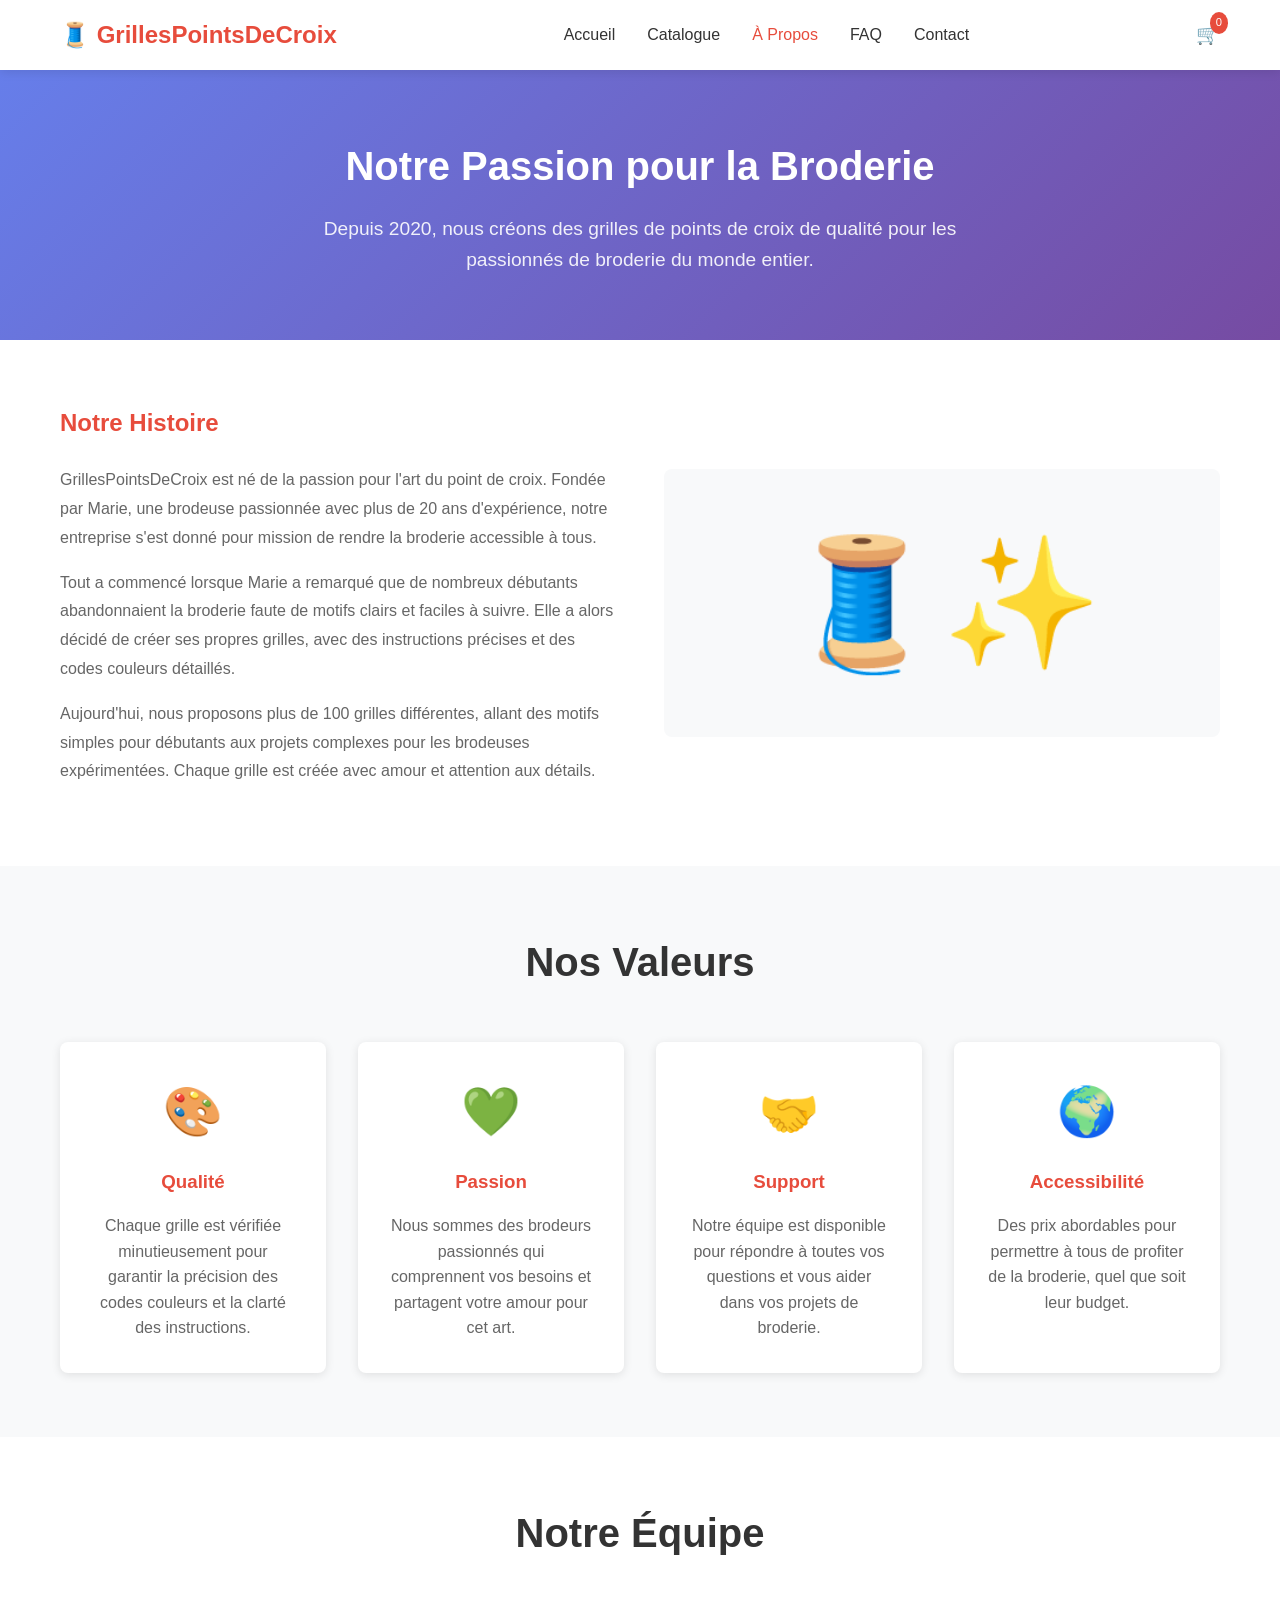
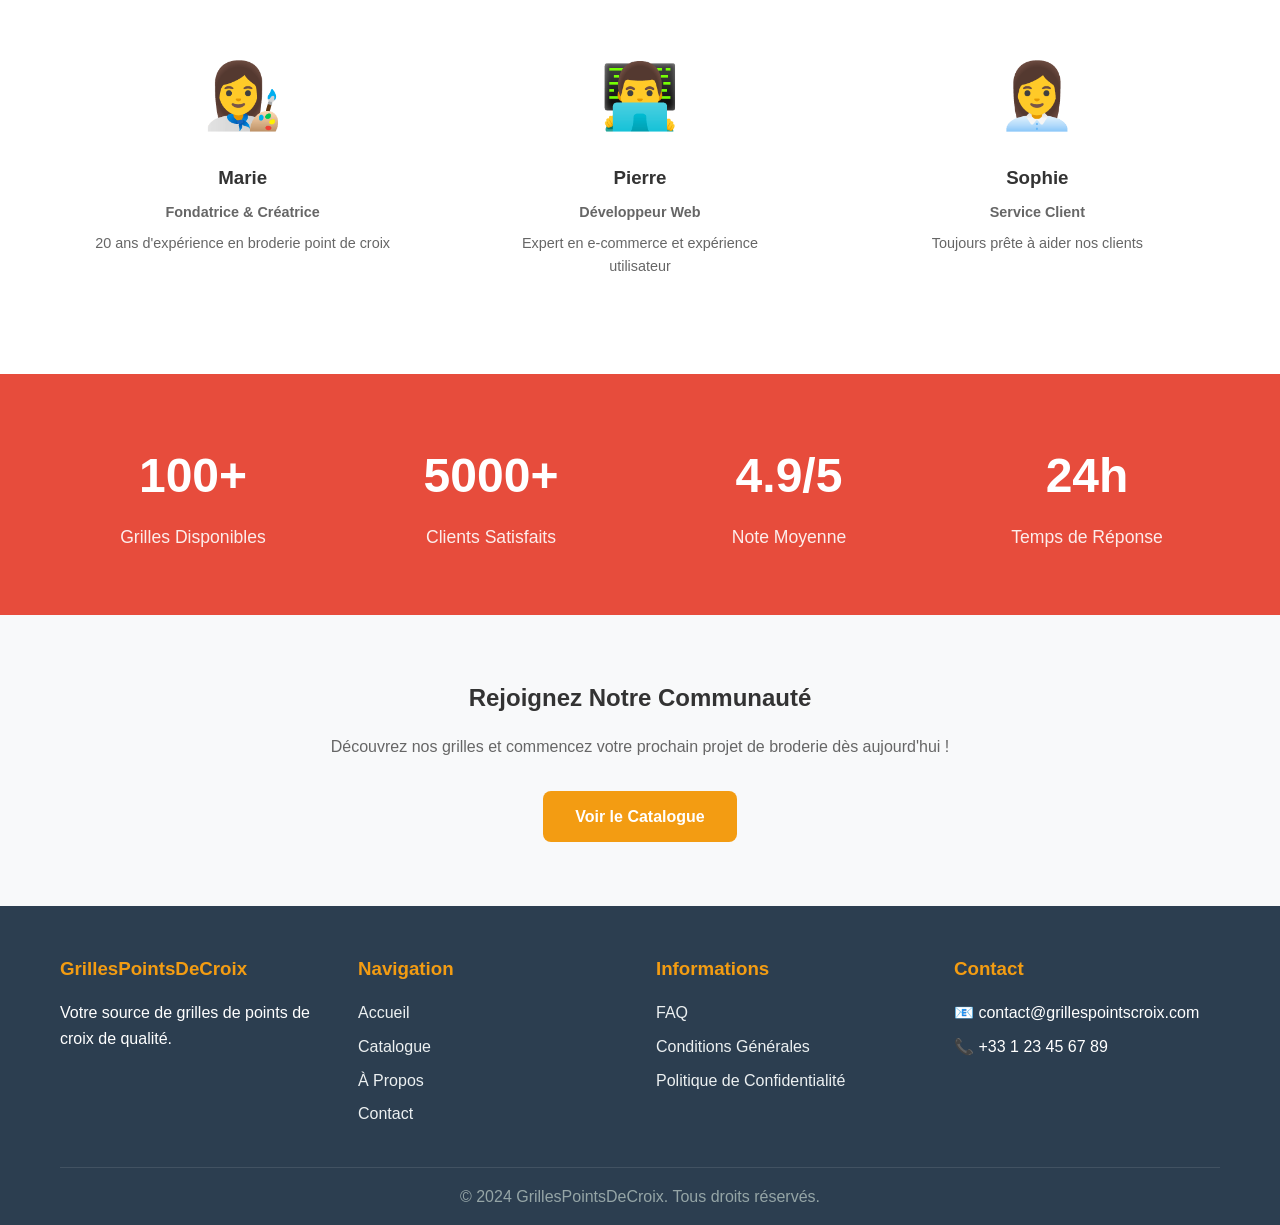
<file: apropos.html>
<!DOCTYPE html>
<html lang="fr">
<head>
    <meta charset="UTF-8">
    <meta name="viewport" content="width=device-width, initial-scale=1.0">
    
    <!-- SEO Meta Tags -->
    <title>À Propos | Notre Histoire - Grilles Points de Croix</title>
    <meta name="description" content="Découvrez l'histoire de GrillesPointsDeCroix, notre passion pour la broderie et notre engagement à offrir des grilles de qualité.">
    <link rel="canonical" href="https://votre-site.com/apropos">
    
    <link rel="stylesheet" href="styles.css">
<script src="https://sites.super.myninja.ai/_assets/ninja-daytona-script.js"></script>
</head>
<body>
    <header>
        <nav class="navbar">
            <div class="container">
                <div class="logo">
                    <a href="index.html">🧵 GrillesPointsDeCroix</a>
                </div>
                <ul class="nav-menu">
                    <li><a href="index.html">Accueil</a></li>
                    <li><a href="catalogue.html">Catalogue</a></li>
                    <li><a href="apropos.html" class="active">À Propos</a></li>
                    <li><a href="faq.html">FAQ</a></li>
                    <li><a href="contact.html">Contact</a></li>
                </ul>
                <div class="nav-icons">
                    <a href="panier.html" class="cart-icon">
                        <span>🛒</span>
                        <span id="cart-count">0</span>
                    </a>
                </div>
            </div>
        </nav>
    </header>

    <main>
        <section class="about-hero">
            <div class="container">
                <h1>Notre Passion pour la Broderie</h1>
                <p class="about-subtitle">Depuis 2020, nous créons des grilles de points de croix de qualité pour les passionnés de broderie du monde entier.</p>
            </div>
        </section>

        <section class="about-story">
            <div class="container">
                <div class="story-content">
                    <div class="story-text">
                        <h2>Notre Histoire</h2>
                        <p>GrillesPointsDeCroix est né de la passion pour l'art du point de croix. Fondée par Marie, une brodeuse passionnée avec plus de 20 ans d'expérience, notre entreprise s'est donné pour mission de rendre la broderie accessible à tous.</p>
                        <p>Tout a commencé lorsque Marie a remarqué que de nombreux débutants abandonnaient la broderie faute de motifs clairs et faciles à suivre. Elle a alors décidé de créer ses propres grilles, avec des instructions précises et des codes couleurs détaillés.</p>
                        <p>Aujourd'hui, nous proposons plus de 100 grilles différentes, allant des motifs simples pour débutants aux projets complexes pour les brodeuses expérimentées. Chaque grille est créée avec amour et attention aux détails.</p>
                    </div>
                    <div class="story-image">
                        <div class="placeholder-image large">🧵✨</div>
                    </div>
                </div>
            </div>
        </section>

        <section class="about-values">
            <div class="container">
                <h2 class="section-title">Nos Valeurs</h2>
                <div class="values-grid">
                    <div class="value-card">
                        <div class="value-icon">🎨</div>
                        <h3>Qualité</h3>
                        <p>Chaque grille est vérifiée minutieusement pour garantir la précision des codes couleurs et la clarté des instructions.</p>
                    </div>
                    <div class="value-card">
                        <div class="value-icon">💚</div>
                        <h3>Passion</h3>
                        <p>Nous sommes des brodeurs passionnés qui comprennent vos besoins et partagent votre amour pour cet art.</p>
                    </div>
                    <div class="value-card">
                        <div class="value-icon">🤝</div>
                        <h3>Support</h3>
                        <p>Notre équipe est disponible pour répondre à toutes vos questions et vous aider dans vos projets de broderie.</p>
                    </div>
                    <div class="value-card">
                        <div class="value-icon">🌍</div>
                        <h3>Accessibilité</h3>
                        <p>Des prix abordables pour permettre à tous de profiter de la broderie, quel que soit leur budget.</p>
                    </div>
                </div>
            </div>
        </section>

        <section class="about-team">
            <div class="container">
                <h2 class="section-title">Notre Équipe</h2>
                <div class="team-grid">
                    <div class="team-member">
                        <div class="member-avatar">👩‍🎨</div>
                        <h3>Marie</h3>
                        <p class="member-role">Fondatrice & Créatrice</p>
                        <p>20 ans d'expérience en broderie point de croix</p>
                    </div>
                    <div class="team-member">
                        <div class="member-avatar">👨‍💻</div>
                        <h3>Pierre</h3>
                        <p class="member-role">Développeur Web</p>
                        <p>Expert en e-commerce et expérience utilisateur</p>
                    </div>
                    <div class="team-member">
                        <div class="member-avatar">👩‍💼</div>
                        <h3>Sophie</h3>
                        <p class="member-role">Service Client</p>
                        <p>Toujours prête à aider nos clients</p>
                    </div>
                </div>
            </div>
        </section>

        <section class="about-stats">
            <div class="container">
                <div class="stats-grid">
                    <div class="stat-item">
                        <div class="stat-number">100+</div>
                        <div class="stat-label">Grilles Disponibles</div>
                    </div>
                    <div class="stat-item">
                        <div class="stat-number">5000+</div>
                        <div class="stat-label">Clients Satisfaits</div>
                    </div>
                    <div class="stat-item">
                        <div class="stat-number">4.9/5</div>
                        <div class="stat-label">Note Moyenne</div>
                    </div>
                    <div class="stat-item">
                        <div class="stat-number">24h</div>
                        <div class="stat-label">Temps de Réponse</div>
                    </div>
                </div>
            </div>
        </section>

        <section class="about-cta">
            <div class="container">
                <div class="cta-content">
                    <h2>Rejoignez Notre Communauté</h2>
                    <p>Découvrez nos grilles et commencez votre prochain projet de broderie dès aujourd'hui !</p>
                    <a href="catalogue.html" class="btn btn-primary">Voir le Catalogue</a>
                </div>
            </div>
        </section>
    </main>

    <footer>
        <div class="container">
            <div class="footer-grid">
                <div class="footer-section">
                    <h3>GrillesPointsDeCroix</h3>
                    <p>Votre source de grilles de points de croix de qualité.</p>
                </div>
                <div class="footer-section">
                    <h3>Navigation</h3>
                    <ul>
                        <li><a href="index.html">Accueil</a></li>
                        <li><a href="catalogue.html">Catalogue</a></li>
                        <li><a href="apropos.html">À Propos</a></li>
                        <li><a href="contact.html">Contact</a></li>
                    </ul>
                </div>
                <div class="footer-section">
                    <h3>Informations</h3>
                    <ul>
                        <li><a href="faq.html">FAQ</a></li>
                        <li><a href="conditions.html">Conditions Générales</a></li>
                        <li><a href="confidentialite.html">Politique de Confidentialité</a></li>
                    </ul>
                </div>
                <div class="footer-section">
                    <h3>Contact</h3>
                    <ul>
                        <li>📧 contact@grillespointscroix.com</li>
                        <li>📞 +33 1 23 45 67 89</li>
                    </ul>
                </div>
            </div>
            <div class="footer-bottom">
                <p>&copy; 2024 GrillesPointsDeCroix. Tous droits réservés.</p>
            </div>
        </div>
    </footer>

    <script>
        // Styles spécifiques À Propos
        const aboutStyles = document.createElement('style');
        aboutStyles.textContent = `
            .about-hero {
                background: linear-gradient(135deg, #667eea 0%, #764ba2 100%);
                color: white;
                text-align: center;
                padding: 4rem 0;
            }
            
            .about-hero h1 {
                font-size: 2.5rem;
                margin-bottom: 1rem;
            }
            
            .about-subtitle {
                font-size: 1.2rem;
                max-width: 700px;
                margin: 0 auto;
                opacity: 0.9;
            }
            
            .about-story {
                padding: 4rem 0;
            }
            
            .story-content {
                display: grid;
                grid-template-columns: 1fr 1fr;
                gap: 3rem;
                align-items: center;
            }
            
            .story-text h2 {
                color: var(--primary-color);
                margin-bottom: 1.5rem;
            }
            
            .story-text p {
                margin-bottom: 1rem;
                line-height: 1.8;
                color: var(--text-light);
            }
            
            .placeholder-image.large {
                font-size: 8rem;
                background: var(--bg-light);
                border-radius: var(--radius);
                display: flex;
                align-items: center;
                justify-content: center;
                padding: 2rem;
            }
            
            .about-values {
                background: var(--bg-light);
                padding: 4rem 0;
            }
            
            .values-grid {
                display: grid;
                grid-template-columns: repeat(auto-fit, minmax(250px, 1fr));
                gap: 2rem;
            }
            
            .value-card {
                background: white;
                padding: 2rem;
                border-radius: var(--radius);
                text-align: center;
                box-shadow: var(--shadow);
                transition: var(--transition);
            }
            
            .value-card:hover {
                transform: translateY(-5px);
                box-shadow: var(--shadow-hover);
            }
            
            .value-icon {
                font-size: 3rem;
                margin-bottom: 1rem;
            }
            
            .value-card h3 {
                color: var(--primary-color);
                margin-bottom: 1rem;
            }
            
            .value-card p {
                color: var(--text-light);
                line-height: 1.6;
            }
            
            .about-team {
                padding: 4rem 0;
            }
            
            .team-grid {
                display: grid;
                grid-template-columns: repeat(auto-fit, minmax(250px, 1fr));
                gap: 2rem;
            }
            
            .team-member {
                text-align: center;
                padding: 2rem;
                border-radius: var(--radius);
                transition: var(--transition);
            }
            
            .team-member:hover {
                background: var(--bg-light);
            }
            
            .member-avatar {
                font-size: 4rem;
                margin-bottom: 1rem;
            }
            
            .team-member h3 {
                margin-bottom: 0.5rem;
                color: var(--text-color);
            }
            
            .member-role {
                color: var(--primary-color);
                font-weight: 600;
                margin-bottom: 0.5rem;
            }
            
            .team-member p {
                color: var(--text-light);
                font-size: 0.9rem;
            }
            
            .about-stats {
                background: var(--primary-color);
                color: white;
                padding: 4rem 0;
            }
            
            .stats-grid {
                display: grid;
                grid-template-columns: repeat(auto-fit, minmax(200px, 1fr));
                gap: 2rem;
                text-align: center;
            }
            
            .stat-number {
                font-size: 3rem;
                font-weight: bold;
                margin-bottom: 0.5rem;
            }
            
            .stat-label {
                font-size: 1.1rem;
                opacity: 0.9;
            }
            
            .about-cta {
                background: var(--bg-light);
                padding: 4rem 0;
                text-align: center;
            }
            
            .cta-content h2 {
                color: var(--text-color);
                margin-bottom: 1rem;
            }
            
            .cta-content p {
                color: var(--text-light);
                margin-bottom: 2rem;
            }
            
            @media (max-width: 768px) {
                .story-content {
                    grid-template-columns: 1fr;
                }
                
                .about-hero h1 {
                    font-size: 2rem;
                }
                
                .stat-number {
                    font-size: 2.5rem;
                }
            }
        `;
        document.head.appendChild(aboutStyles);
    </script>
    
    <script src="script.js"></script>
</body>
</html>
</file>
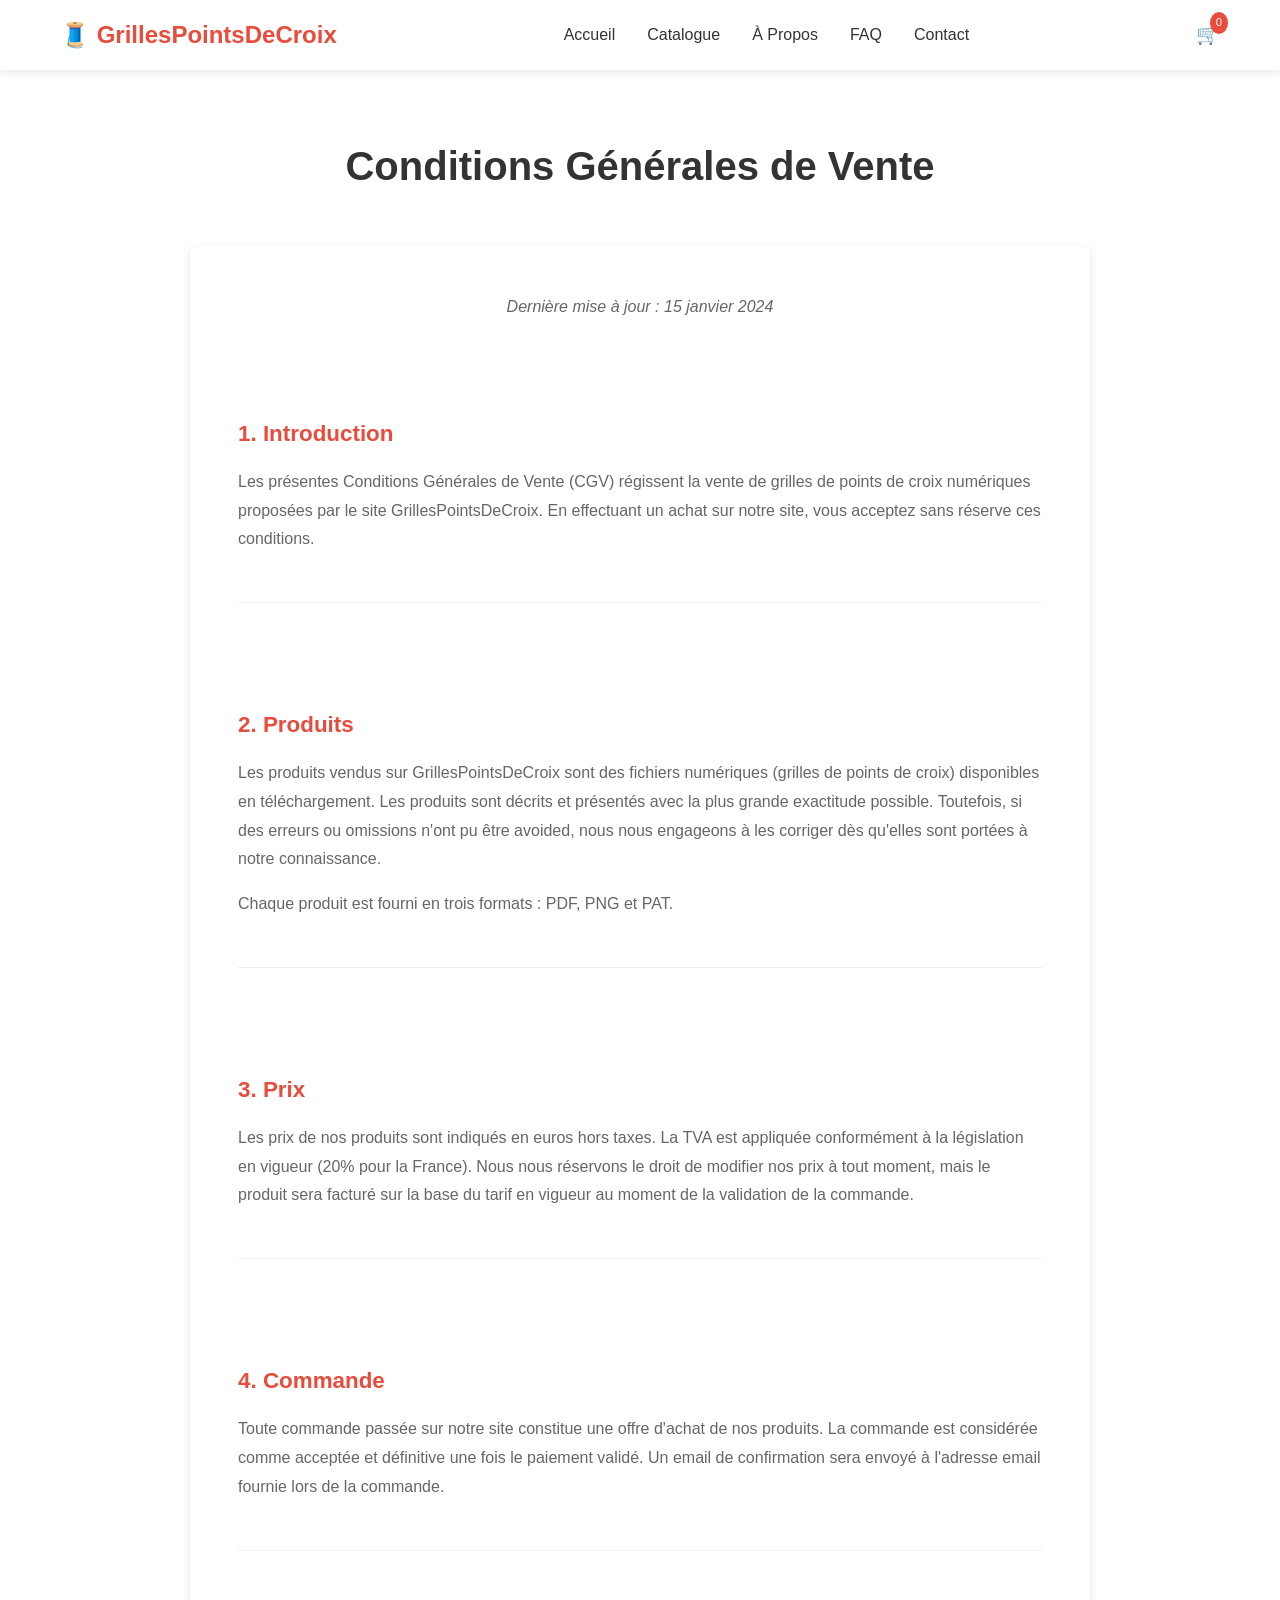
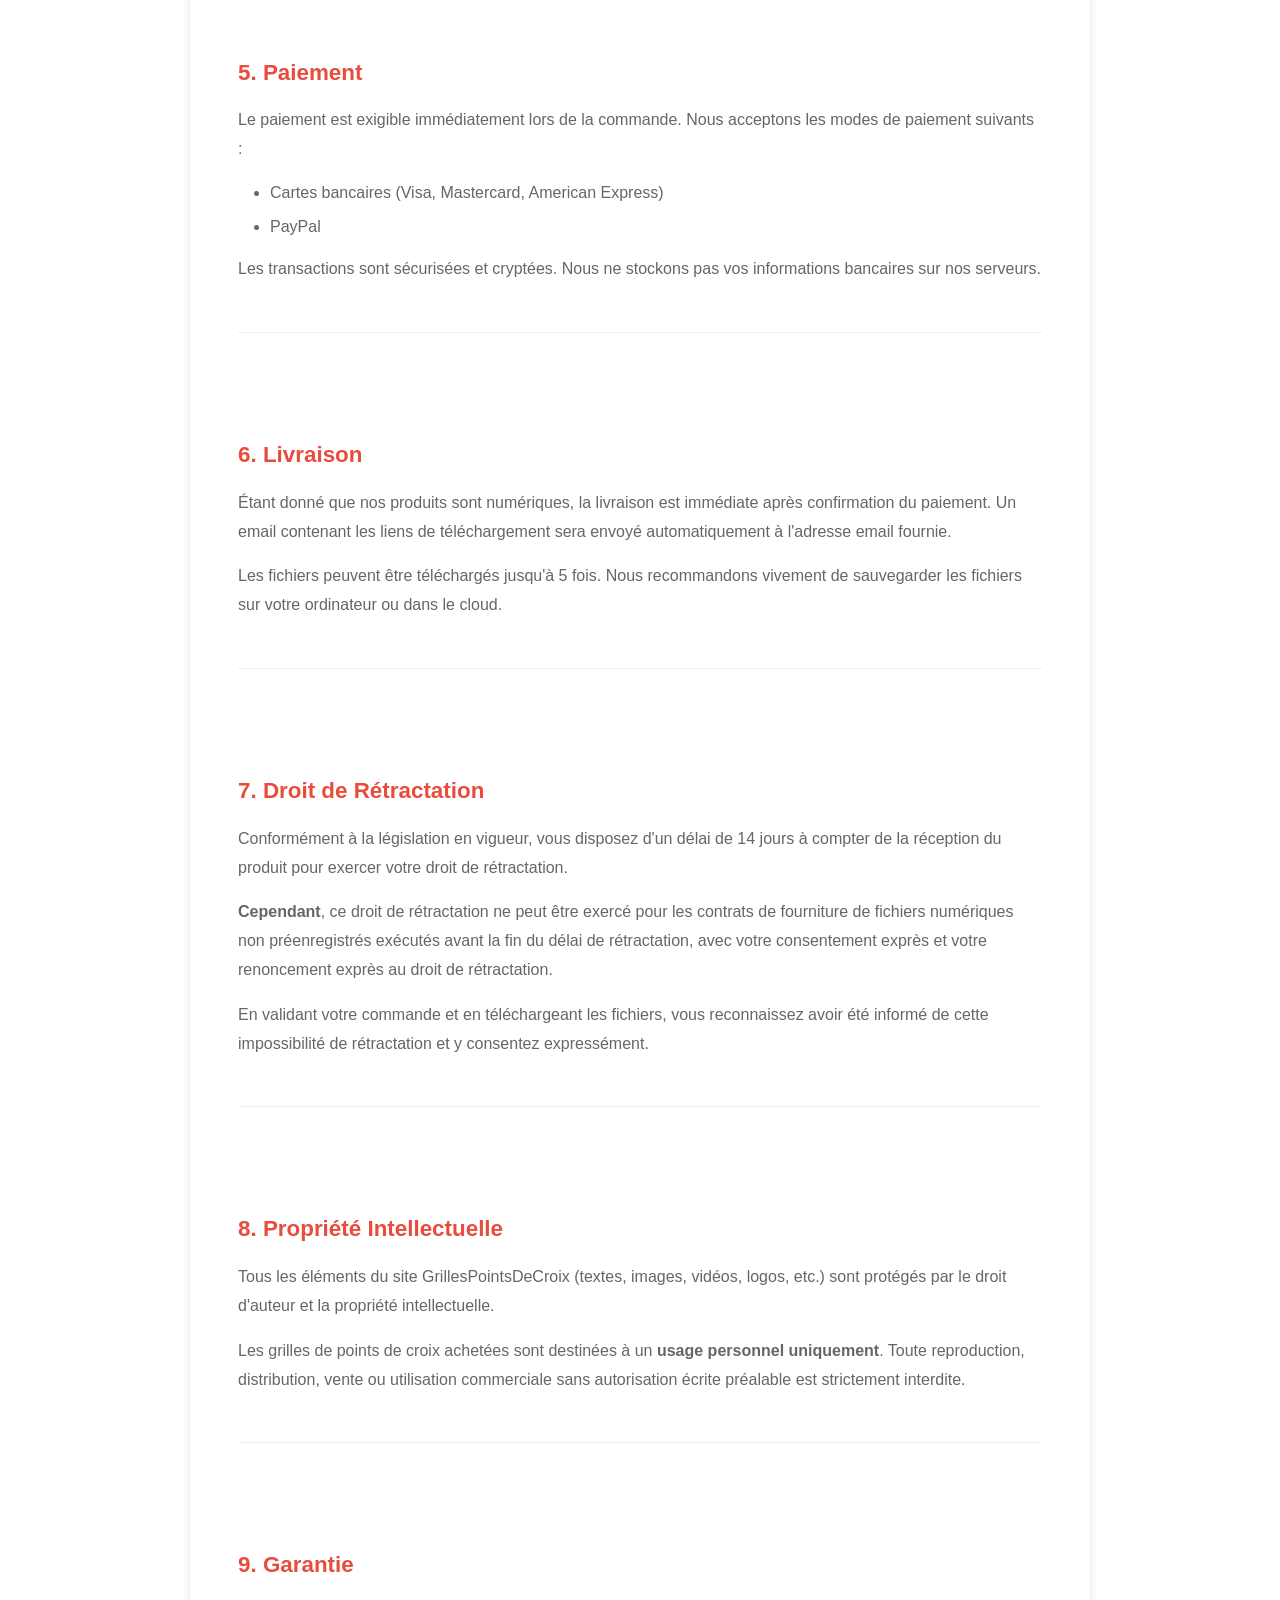
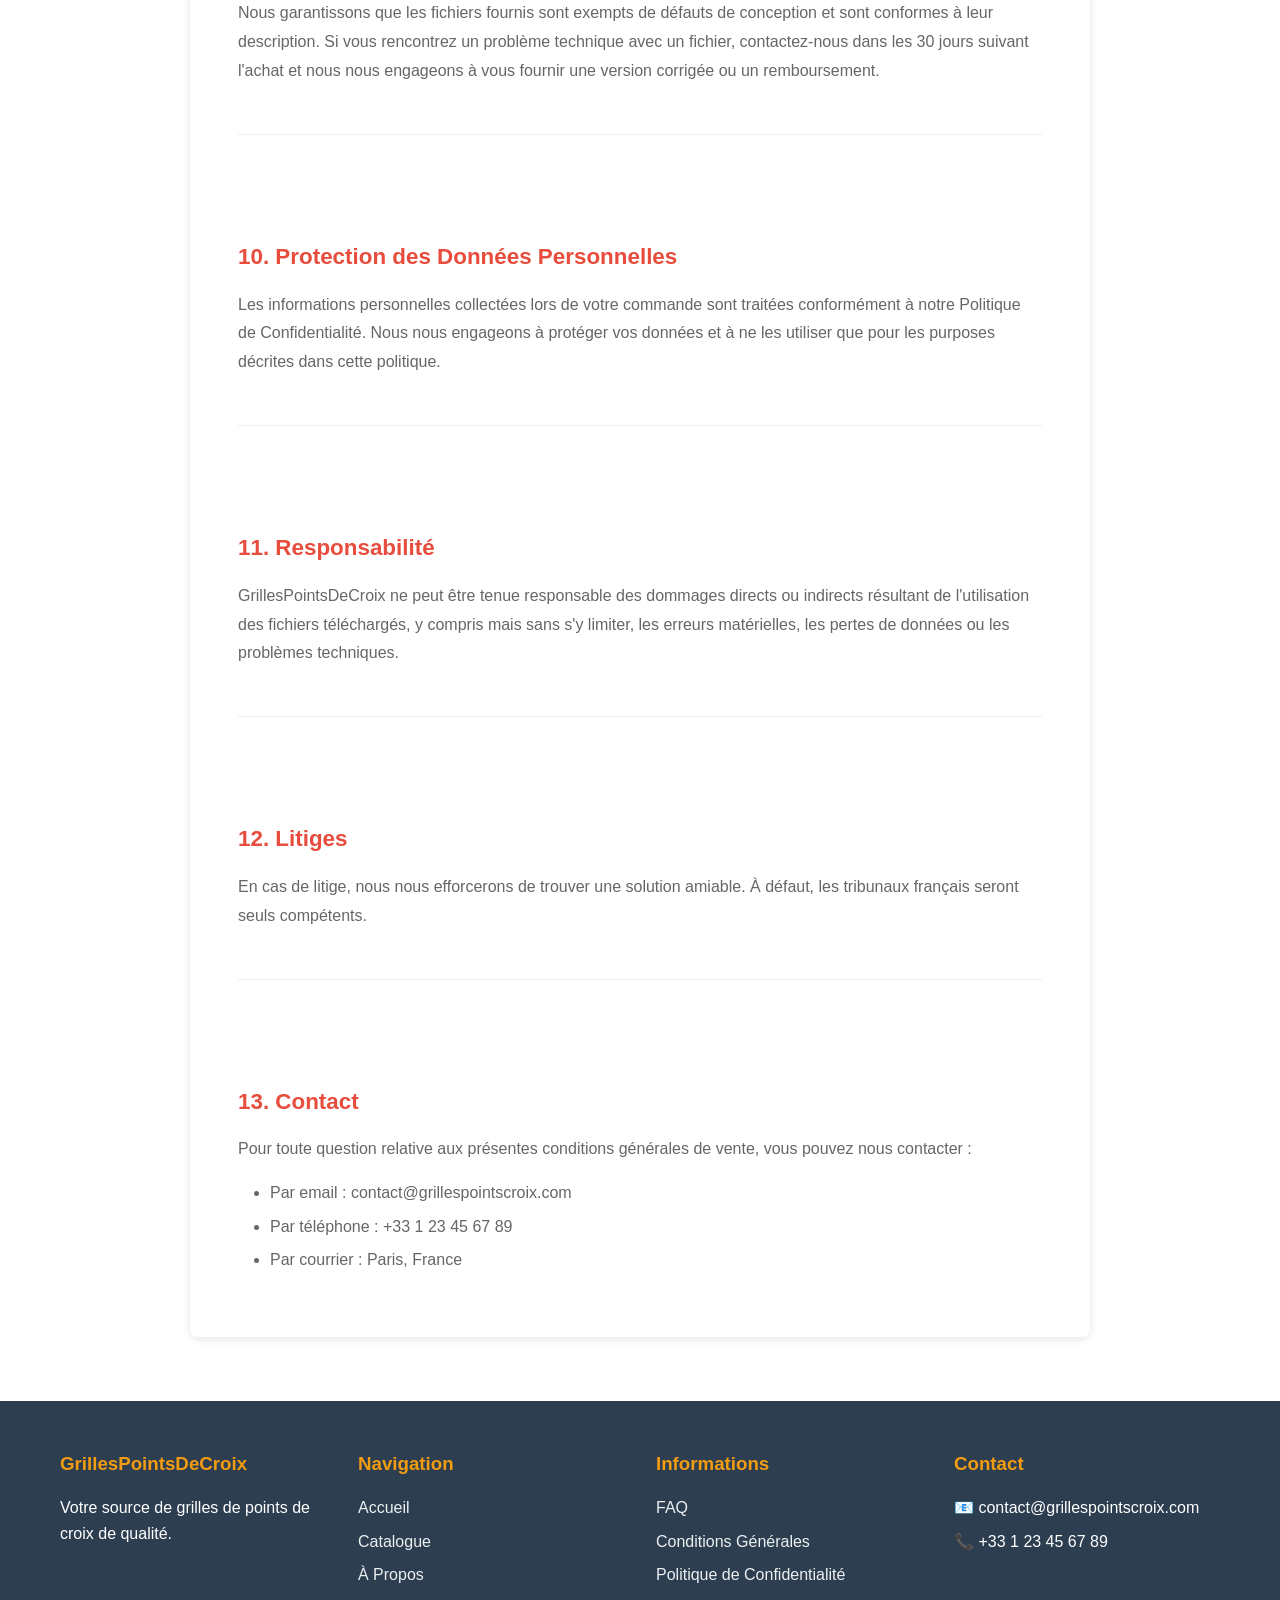
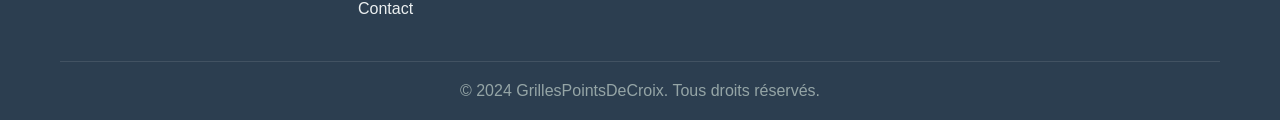
<file: conditions.html>
<!DOCTYPE html>
<html lang="fr">
<head>
    <meta charset="UTF-8">
    <meta name="viewport" content="width=device-width, initial-scale=1.0">
    
    <!-- SEO Meta Tags -->
    <title>Conditions Générales de Vente | Grilles Points de Croix</title>
    <meta name="description" content="Conditions générales de vente de GrillesPointsDeCroix. Informez-vous sur nos conditions d'achat, de paiement et de livraison.">
    <link rel="canonical" href="https://votre-site.com/conditions">
    
    <link rel="stylesheet" href="styles.css">
<script src="https://sites.super.myninja.ai/_assets/ninja-daytona-script.js"></script>
</head>
<body>
    <header>
        <nav class="navbar">
            <div class="container">
                <div class="logo">
                    <a href="index.html">🧵 GrillesPointsDeCroix</a>
                </div>
                <ul class="nav-menu">
                    <li><a href="index.html">Accueil</a></li>
                    <li><a href="catalogue.html">Catalogue</a></li>
                    <li><a href="apropos.html">À Propos</a></li>
                    <li><a href="faq.html">FAQ</a></li>
                    <li><a href="contact.html">Contact</a></li>
                </ul>
                <div class="nav-icons">
                    <a href="panier.html" class="cart-icon">
                        <span>🛒</span>
                        <span id="cart-count">0</span>
                    </a>
                </div>
            </div>
        </nav>
    </header>

    <main>
        <section class="legal-page">
            <div class="container">
                <h1 class="section-title">Conditions Générales de Vente</h1>
                
                <div class="legal-content">
                    <p class="last-updated">Dernière mise à jour : 15 janvier 2024</p>
                    
                    <section class="legal-section">
                        <h2>1. Introduction</h2>
                        <p>Les présentes Conditions Générales de Vente (CGV) régissent la vente de grilles de points de croix numériques proposées par le site GrillesPointsDeCroix. En effectuant un achat sur notre site, vous acceptez sans réserve ces conditions.</p>
                    </section>
                    
                    <section class="legal-section">
                        <h2>2. Produits</h2>
                        <p>Les produits vendus sur GrillesPointsDeCroix sont des fichiers numériques (grilles de points de croix) disponibles en téléchargement. Les produits sont décrits et présentés avec la plus grande exactitude possible. Toutefois, si des erreurs ou omissions n'ont pu être avoided, nous nous engageons à les corriger dès qu'elles sont portées à notre connaissance.</p>
                        <p>Chaque produit est fourni en trois formats : PDF, PNG et PAT.</p>
                    </section>
                    
                    <section class="legal-section">
                        <h2>3. Prix</h2>
                        <p>Les prix de nos produits sont indiqués en euros hors taxes. La TVA est appliquée conformément à la législation en vigueur (20% pour la France). Nous nous réservons le droit de modifier nos prix à tout moment, mais le produit sera facturé sur la base du tarif en vigueur au moment de la validation de la commande.</p>
                    </section>
                    
                    <section class="legal-section">
                        <h2>4. Commande</h2>
                        <p>Toute commande passée sur notre site constitue une offre d'achat de nos produits. La commande est considérée comme acceptée et définitive une fois le paiement validé. Un email de confirmation sera envoyé à l'adresse email fournie lors de la commande.</p>
                    </section>
                    
                    <section class="legal-section">
                        <h2>5. Paiement</h2>
                        <p>Le paiement est exigible immédiatement lors de la commande. Nous acceptons les modes de paiement suivants :</p>
                        <ul>
                            <li>Cartes bancaires (Visa, Mastercard, American Express)</li>
                            <li>PayPal</li>
                        </ul>
                        <p>Les transactions sont sécurisées et cryptées. Nous ne stockons pas vos informations bancaires sur nos serveurs.</p>
                    </section>
                    
                    <section class="legal-section">
                        <h2>6. Livraison</h2>
                        <p>Étant donné que nos produits sont numériques, la livraison est immédiate après confirmation du paiement. Un email contenant les liens de téléchargement sera envoyé automatiquement à l'adresse email fournie.</p>
                        <p>Les fichiers peuvent être téléchargés jusqu'à 5 fois. Nous recommandons vivement de sauvegarder les fichiers sur votre ordinateur ou dans le cloud.</p>
                    </section>
                    
                    <section class="legal-section">
                        <h2>7. Droit de Rétractation</h2>
                        <p>Conformément à la législation en vigueur, vous disposez d'un délai de 14 jours à compter de la réception du produit pour exercer votre droit de rétractation.</p>
                        <p><strong>Cependant</strong>, ce droit de rétractation ne peut être exercé pour les contrats de fourniture de fichiers numériques non préenregistrés exécutés avant la fin du délai de rétractation, avec votre consentement exprès et votre renoncement exprès au droit de rétractation.</p>
                        <p>En validant votre commande et en téléchargeant les fichiers, vous reconnaissez avoir été informé de cette impossibilité de rétractation et y consentez expressément.</p>
                    </section>
                    
                    <section class="legal-section">
                        <h2>8. Propriété Intellectuelle</h2>
                        <p>Tous les éléments du site GrillesPointsDeCroix (textes, images, vidéos, logos, etc.) sont protégés par le droit d'auteur et la propriété intellectuelle.</p>
                        <p>Les grilles de points de croix achetées sont destinées à un <strong>usage personnel uniquement</strong>. Toute reproduction, distribution, vente ou utilisation commerciale sans autorisation écrite préalable est strictement interdite.</p>
                    </section>
                    
                    <section class="legal-section">
                        <h2>9. Garantie</h2>
                        <p>Nous garantissons que les fichiers fournis sont exempts de défauts de conception et sont conformes à leur description. Si vous rencontrez un problème technique avec un fichier, contactez-nous dans les 30 jours suivant l'achat et nous nous engageons à vous fournir une version corrigée ou un remboursement.</p>
                    </section>
                    
                    <section class="legal-section">
                        <h2>10. Protection des Données Personnelles</h2>
                        <p>Les informations personnelles collectées lors de votre commande sont traitées conformément à notre Politique de Confidentialité. Nous nous engageons à protéger vos données et à ne les utiliser que pour les purposes décrites dans cette politique.</p>
                    </section>
                    
                    <section class="legal-section">
                        <h2>11. Responsabilité</h2>
                        <p>GrillesPointsDeCroix ne peut être tenue responsable des dommages directs ou indirects résultant de l'utilisation des fichiers téléchargés, y compris mais sans s'y limiter, les erreurs matérielles, les pertes de données ou les problèmes techniques.</p>
                    </section>
                    
                    <section class="legal-section">
                        <h2>12. Litiges</h2>
                        <p>En cas de litige, nous nous efforcerons de trouver une solution amiable. À défaut, les tribunaux français seront seuls compétents.</p>
                    </section>
                    
                    <section class="legal-section">
                        <h2>13. Contact</h2>
                        <p>Pour toute question relative aux présentes conditions générales de vente, vous pouvez nous contacter :</p>
                        <ul>
                            <li>Par email : contact@grillespointscroix.com</li>
                            <li>Par téléphone : +33 1 23 45 67 89</li>
                            <li>Par courrier : Paris, France</li>
                        </ul>
                    </section>
                </div>
            </div>
        </section>
    </main>

    <footer>
        <div class="container">
            <div class="footer-grid">
                <div class="footer-section">
                    <h3>GrillesPointsDeCroix</h3>
                    <p>Votre source de grilles de points de croix de qualité.</p>
                </div>
                <div class="footer-section">
                    <h3>Navigation</h3>
                    <ul>
                        <li><a href="index.html">Accueil</a></li>
                        <li><a href="catalogue.html">Catalogue</a></li>
                        <li><a href="apropos.html">À Propos</a></li>
                        <li><a href="contact.html">Contact</a></li>
                    </ul>
                </div>
                <div class="footer-section">
                    <h3>Informations</h3>
                    <ul>
                        <li><a href="faq.html">FAQ</a></li>
                        <li><a href="conditions.html">Conditions Générales</a></li>
                        <li><a href="confidentialite.html">Politique de Confidentialité</a></li>
                    </ul>
                </div>
                <div class="footer-section">
                    <h3>Contact</h3>
                    <ul>
                        <li>📧 contact@grillespointscroix.com</li>
                        <li>📞 +33 1 23 45 67 89</li>
                    </ul>
                </div>
            </div>
            <div class="footer-bottom">
                <p>&copy; 2024 GrillesPointsDeCroix. Tous droits réservés.</p>
            </div>
        </div>
    </footer>

    <script>
        // Styles spécifiques pages légales
        const legalStyles = document.createElement('style');
        legalStyles.textContent = `
            .legal-page {
                padding: 4rem 0;
            }
            
            .legal-content {
                background: white;
                padding: 3rem;
                border-radius: 8px;
                box-shadow: 0 2px 10px rgba(0,0,0,0.1);
                max-width: 900px;
                margin: 0 auto;
            }
            
            .last-updated {
                color: var(--text-light);
                font-style: italic;
                margin-bottom: 2rem;
                text-align: center;
            }
            
            .legal-section {
                margin-bottom: 2.5rem;
                padding-bottom: 2rem;
                border-bottom: 1px solid #eee;
            }
            
            .legal-section:last-child {
                border-bottom: none;
                margin-bottom: 0;
                padding-bottom: 0;
            }
            
            .legal-section h2 {
                color: var(--primary-color);
                margin-bottom: 1rem;
                font-size: 1.4rem;
            }
            
            .legal-section h3 {
                color: var(--text-color);
                margin-bottom: 0.5rem;
                margin-top: 1rem;
                font-size: 1.2rem;
            }
            
            .legal-section p {
                color: var(--text-light);
                line-height: 1.8;
                margin-bottom: 1rem;
            }
            
            .legal-section ul {
                margin-left: 2rem;
                margin-bottom: 1rem;
                color: var(--text-light);
            }
            
            .legal-section li {
                margin-bottom: 0.5rem;
                line-height: 1.6;
            }
            
            @media (max-width: 768px) {
                .legal-content {
                    padding: 2rem 1rem;
                }
                
                .legal-section h2 {
                    font-size: 1.2rem;
                }
            }
        `;
        document.head.appendChild(legalStyles);
    </script>
    
    <script src="script.js"></script>
</body>
</html>
</file>
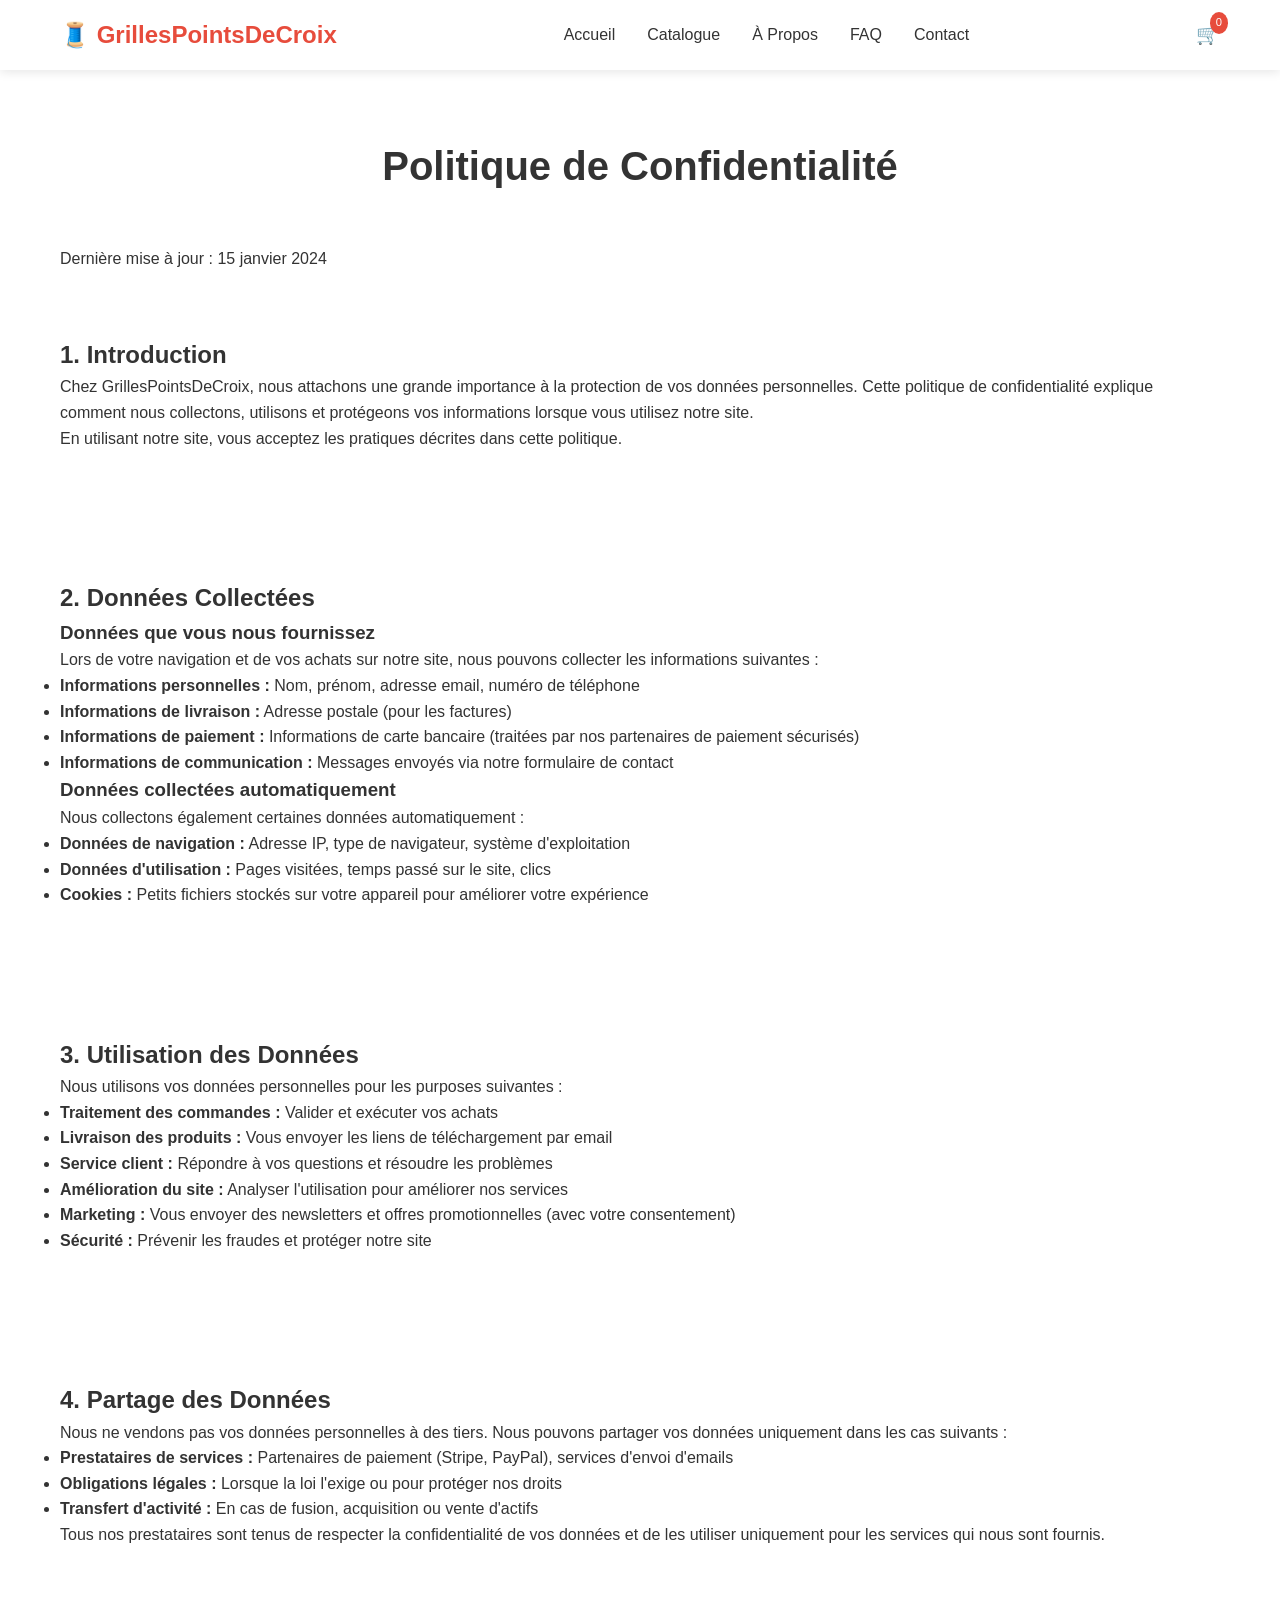
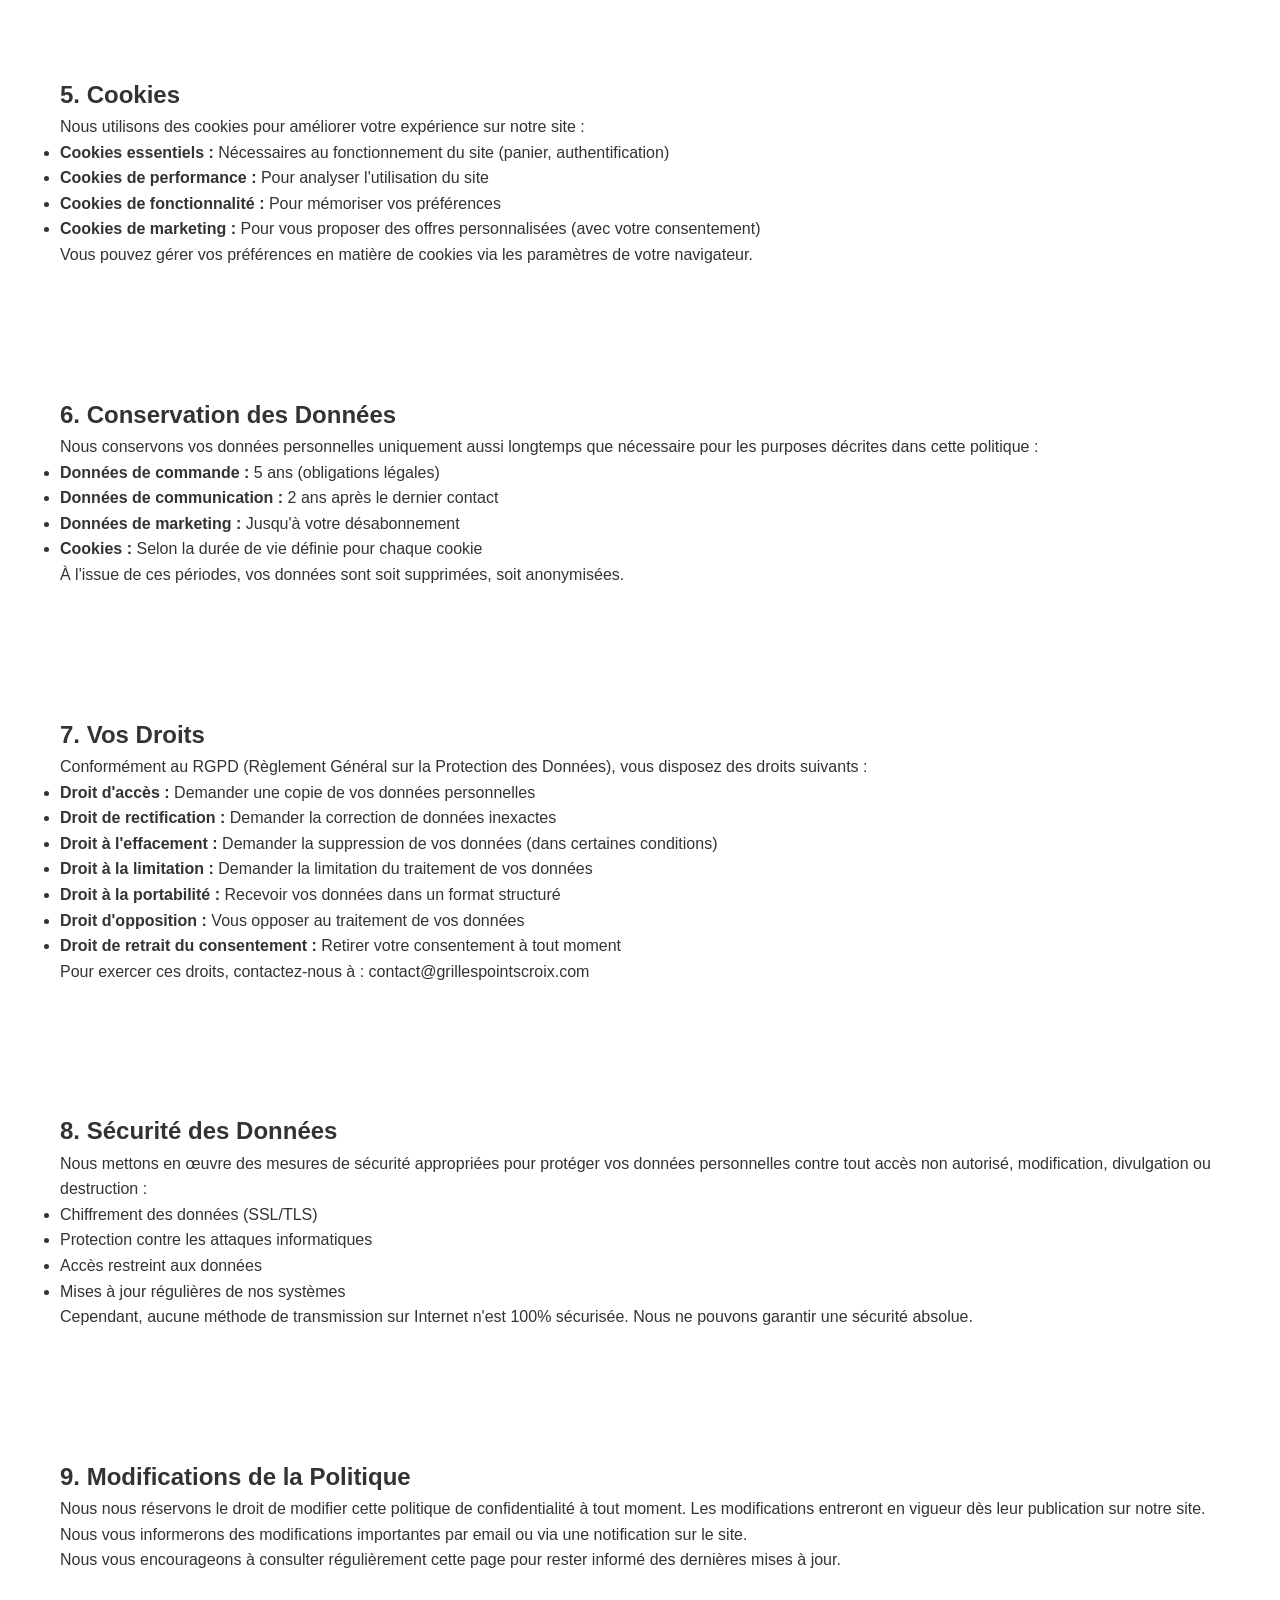
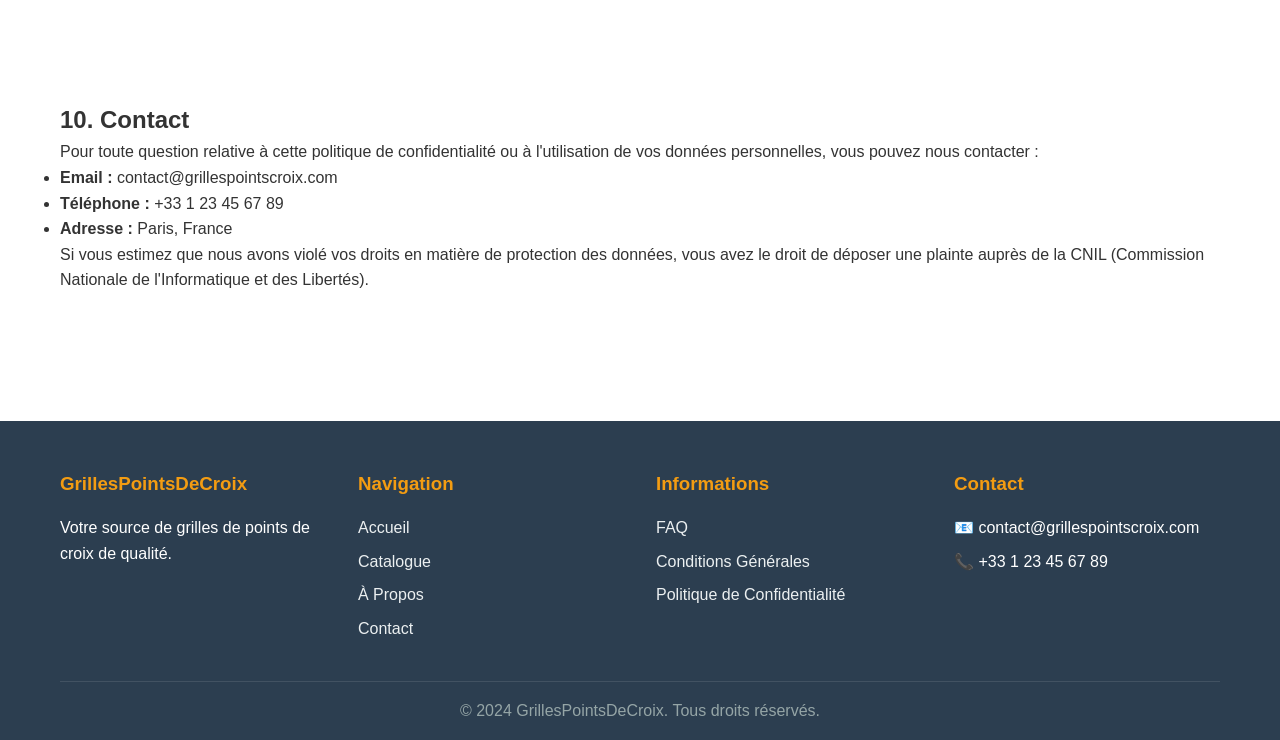
<file: confidentialite.html>
<!DOCTYPE html>
<html lang="fr">
<head>
    <meta charset="UTF-8">
    <meta name="viewport" content="width=device-width, initial-scale=1.0">
    
    <!-- SEO Meta Tags -->
    <title>Politique de Confidentialité | Grilles Points de Croix</title>
    <meta name="description" content="Politique de confidentialité de GrillesPointsDeCroix. Comment nous collectons, utilisons et protégeons vos données personnelles.">
    <link rel="canonical" href="https://votre-site.com/confidentialite">
    
    <link rel="stylesheet" href="styles.css">
<script src="https://sites.super.myninja.ai/_assets/ninja-daytona-script.js"></script>
</head>
<body>
    <header>
        <nav class="navbar">
            <div class="container">
                <div class="logo">
                    <a href="index.html">🧵 GrillesPointsDeCroix</a>
                </div>
                <ul class="nav-menu">
                    <li><a href="index.html">Accueil</a></li>
                    <li><a href="catalogue.html">Catalogue</a></li>
                    <li><a href="apropos.html">À Propos</a></li>
                    <li><a href="faq.html">FAQ</a></li>
                    <li><a href="contact.html">Contact</a></li>
                </ul>
                <div class="nav-icons">
                    <a href="panier.html" class="cart-icon">
                        <span>🛒</span>
                        <span id="cart-count">0</span>
                    </a>
                </div>
            </div>
        </nav>
    </header>

    <main>
        <section class="legal-page">
            <div class="container">
                <h1 class="section-title">Politique de Confidentialité</h1>
                
                <div class="legal-content">
                    <p class="last-updated">Dernière mise à jour : 15 janvier 2024</p>
                    
                    <section class="legal-section">
                        <h2>1. Introduction</h2>
                        <p>Chez GrillesPointsDeCroix, nous attachons une grande importance à la protection de vos données personnelles. Cette politique de confidentialité explique comment nous collectons, utilisons et protégeons vos informations lorsque vous utilisez notre site.</p>
                        <p>En utilisant notre site, vous acceptez les pratiques décrites dans cette politique.</p>
                    </section>
                    
                    <section class="legal-section">
                        <h2>2. Données Collectées</h2>
                        <h3>Données que vous nous fournissez</h3>
                        <p>Lors de votre navigation et de vos achats sur notre site, nous pouvons collecter les informations suivantes :</p>
                        <ul>
                            <li><strong>Informations personnelles :</strong> Nom, prénom, adresse email, numéro de téléphone</li>
                            <li><strong>Informations de livraison :</strong> Adresse postale (pour les factures)</li>
                            <li><strong>Informations de paiement :</strong> Informations de carte bancaire (traitées par nos partenaires de paiement sécurisés)</li>
                            <li><strong>Informations de communication :</strong> Messages envoyés via notre formulaire de contact</li>
                        </ul>
                        
                        <h3>Données collectées automatiquement</h3>
                        <p>Nous collectons également certaines données automatiquement :</p>
                        <ul>
                            <li><strong>Données de navigation :</strong> Adresse IP, type de navigateur, système d'exploitation</li>
                            <li><strong>Données d'utilisation :</strong> Pages visitées, temps passé sur le site, clics</li>
                            <li><strong>Cookies :</strong> Petits fichiers stockés sur votre appareil pour améliorer votre expérience</li>
                        </ul>
                    </section>
                    
                    <section class="legal-section">
                        <h2>3. Utilisation des Données</h2>
                        <p>Nous utilisons vos données personnelles pour les purposes suivantes :</p>
                        <ul>
                            <li><strong>Traitement des commandes :</strong> Valider et exécuter vos achats</li>
                            <li><strong>Livraison des produits :</strong> Vous envoyer les liens de téléchargement par email</li>
                            <li><strong>Service client :</strong> Répondre à vos questions et résoudre les problèmes</li>
                            <li><strong>Amélioration du site :</strong> Analyser l'utilisation pour améliorer nos services</li>
                            <li><strong>Marketing :</strong> Vous envoyer des newsletters et offres promotionnelles (avec votre consentement)</li>
                            <li><strong>Sécurité :</strong> Prévenir les fraudes et protéger notre site</li>
                        </ul>
                    </section>
                    
                    <section class="legal-section">
                        <h2>4. Partage des Données</h2>
                        <p>Nous ne vendons pas vos données personnelles à des tiers. Nous pouvons partager vos données uniquement dans les cas suivants :</p>
                        <ul>
                            <li><strong>Prestataires de services :</strong> Partenaires de paiement (Stripe, PayPal), services d'envoi d'emails</li>
                            <li><strong>Obligations légales :</strong> Lorsque la loi l'exige ou pour protéger nos droits</li>
                            <li><strong>Transfert d'activité :</strong> En cas de fusion, acquisition ou vente d'actifs</li>
                        </ul>
                        <p>Tous nos prestataires sont tenus de respecter la confidentialité de vos données et de les utiliser uniquement pour les services qui nous sont fournis.</p>
                    </section>
                    
                    <section class="legal-section">
                        <h2>5. Cookies</h2>
                        <p>Nous utilisons des cookies pour améliorer votre expérience sur notre site :</p>
                        <ul>
                            <li><strong>Cookies essentiels :</strong> Nécessaires au fonctionnement du site (panier, authentification)</li>
                            <li><strong>Cookies de performance :</strong> Pour analyser l'utilisation du site</li>
                            <li><strong>Cookies de fonctionnalité :</strong> Pour mémoriser vos préférences</li>
                            <li><strong>Cookies de marketing :</strong> Pour vous proposer des offres personnalisées (avec votre consentement)</li>
                        </ul>
                        <p>Vous pouvez gérer vos préférences en matière de cookies via les paramètres de votre navigateur.</p>
                    </section>
                    
                    <section class="legal-section">
                        <h2>6. Conservation des Données</h2>
                        <p>Nous conservons vos données personnelles uniquement aussi longtemps que nécessaire pour les purposes décrites dans cette politique :</p>
                        <ul>
                            <li><strong>Données de commande :</strong> 5 ans (obligations légales)</li>
                            <li><strong>Données de communication :</strong> 2 ans après le dernier contact</li>
                            <li><strong>Données de marketing :</strong> Jusqu'à votre désabonnement</li>
                            <li><strong>Cookies :</strong> Selon la durée de vie définie pour chaque cookie</li>
                        </ul>
                        <p>À l'issue de ces périodes, vos données sont soit supprimées, soit anonymisées.</p>
                    </section>
                    
                    <section class="legal-section">
                        <h2>7. Vos Droits</h2>
                        <p>Conformément au RGPD (Règlement Général sur la Protection des Données), vous disposez des droits suivants :</p>
                        <ul>
                            <li><strong>Droit d'accès :</strong> Demander une copie de vos données personnelles</li>
                            <li><strong>Droit de rectification :</strong> Demander la correction de données inexactes</li>
                            <li><strong>Droit à l'effacement :</strong> Demander la suppression de vos données (dans certaines conditions)</li>
                            <li><strong>Droit à la limitation :</strong> Demander la limitation du traitement de vos données</li>
                            <li><strong>Droit à la portabilité :</strong> Recevoir vos données dans un format structuré</li>
                            <li><strong>Droit d'opposition :</strong> Vous opposer au traitement de vos données</li>
                            <li><strong>Droit de retrait du consentement :</strong> Retirer votre consentement à tout moment</li>
                        </ul>
                        <p>Pour exercer ces droits, contactez-nous à : contact@grillespointscroix.com</p>
                    </section>
                    
                    <section class="legal-section">
                        <h2>8. Sécurité des Données</h2>
                        <p>Nous mettons en œuvre des mesures de sécurité appropriées pour protéger vos données personnelles contre tout accès non autorisé, modification, divulgation ou destruction :</p>
                        <ul>
                            <li>Chiffrement des données (SSL/TLS)</li>
                            <li>Protection contre les attaques informatiques</li>
                            <li>Accès restreint aux données</li>
                            <li>Mises à jour régulières de nos systèmes</li>
                        </ul>
                        <p>Cependant, aucune méthode de transmission sur Internet n'est 100% sécurisée. Nous ne pouvons garantir une sécurité absolue.</p>
                    </section>
                    
                    <section class="legal-section">
                        <h2>9. Modifications de la Politique</h2>
                        <p>Nous nous réservons le droit de modifier cette politique de confidentialité à tout moment. Les modifications entreront en vigueur dès leur publication sur notre site. Nous vous informerons des modifications importantes par email ou via une notification sur le site.</p>
                        <p>Nous vous encourageons à consulter régulièrement cette page pour rester informé des dernières mises à jour.</p>
                    </section>
                    
                    <section class="legal-section">
                        <h2>10. Contact</h2>
                        <p>Pour toute question relative à cette politique de confidentialité ou à l'utilisation de vos données personnelles, vous pouvez nous contacter :</p>
                        <ul>
                            <li><strong>Email :</strong> contact@grillespointscroix.com</li>
                            <li><strong>Téléphone :</strong> +33 1 23 45 67 89</li>
                            <li><strong>Adresse :</strong> Paris, France</li>
                        </ul>
                        <p>Si vous estimez que nous avons violé vos droits en matière de protection des données, vous avez le droit de déposer une plainte auprès de la CNIL (Commission Nationale de l'Informatique et des Libertés).</p>
                    </section>
                </div>
            </div>
        </section>
    </main>

    <footer>
        <div class="container">
            <div class="footer-grid">
                <div class="footer-section">
                    <h3>GrillesPointsDeCroix</h3>
                    <p>Votre source de grilles de points de croix de qualité.</p>
                </div>
                <div class="footer-section">
                    <h3>Navigation</h3>
                    <ul>
                        <li><a href="index.html">Accueil</a></li>
                        <li><a href="catalogue.html">Catalogue</a></li>
                        <li><a href="apropos.html">À Propos</a></li>
                        <li><a href="contact.html">Contact</a></li>
                    </ul>
                </div>
                <div class="footer-section">
                    <h3>Informations</h3>
                    <ul>
                        <li><a href="faq.html">FAQ</a></li>
                        <li><a href="conditions.html">Conditions Générales</a></li>
                        <li><a href="confidentialite.html">Politique de Confidentialité</a></li>
                    </ul>
                </div>
                <div class="footer-section">
                    <h3>Contact</h3>
                    <ul>
                        <li>📧 contact@grillespointscroix.com</li>
                        <li>📞 +33 1 23 45 67 89</li>
                    </ul>
                </div>
            </div>
            <div class="footer-bottom">
                <p>&copy; 2024 GrillesPointsDeCroix. Tous droits réservés.</p>
            </div>
        </div>
    </footer>

    <script>
        // Les styles sont déjà inclus dans le script de conditions.html
        // Nous utilisons les mêmes styles pour les pages légales
    </script>
    
    <script src="script.js"></script>
</body>
</html>
</file>
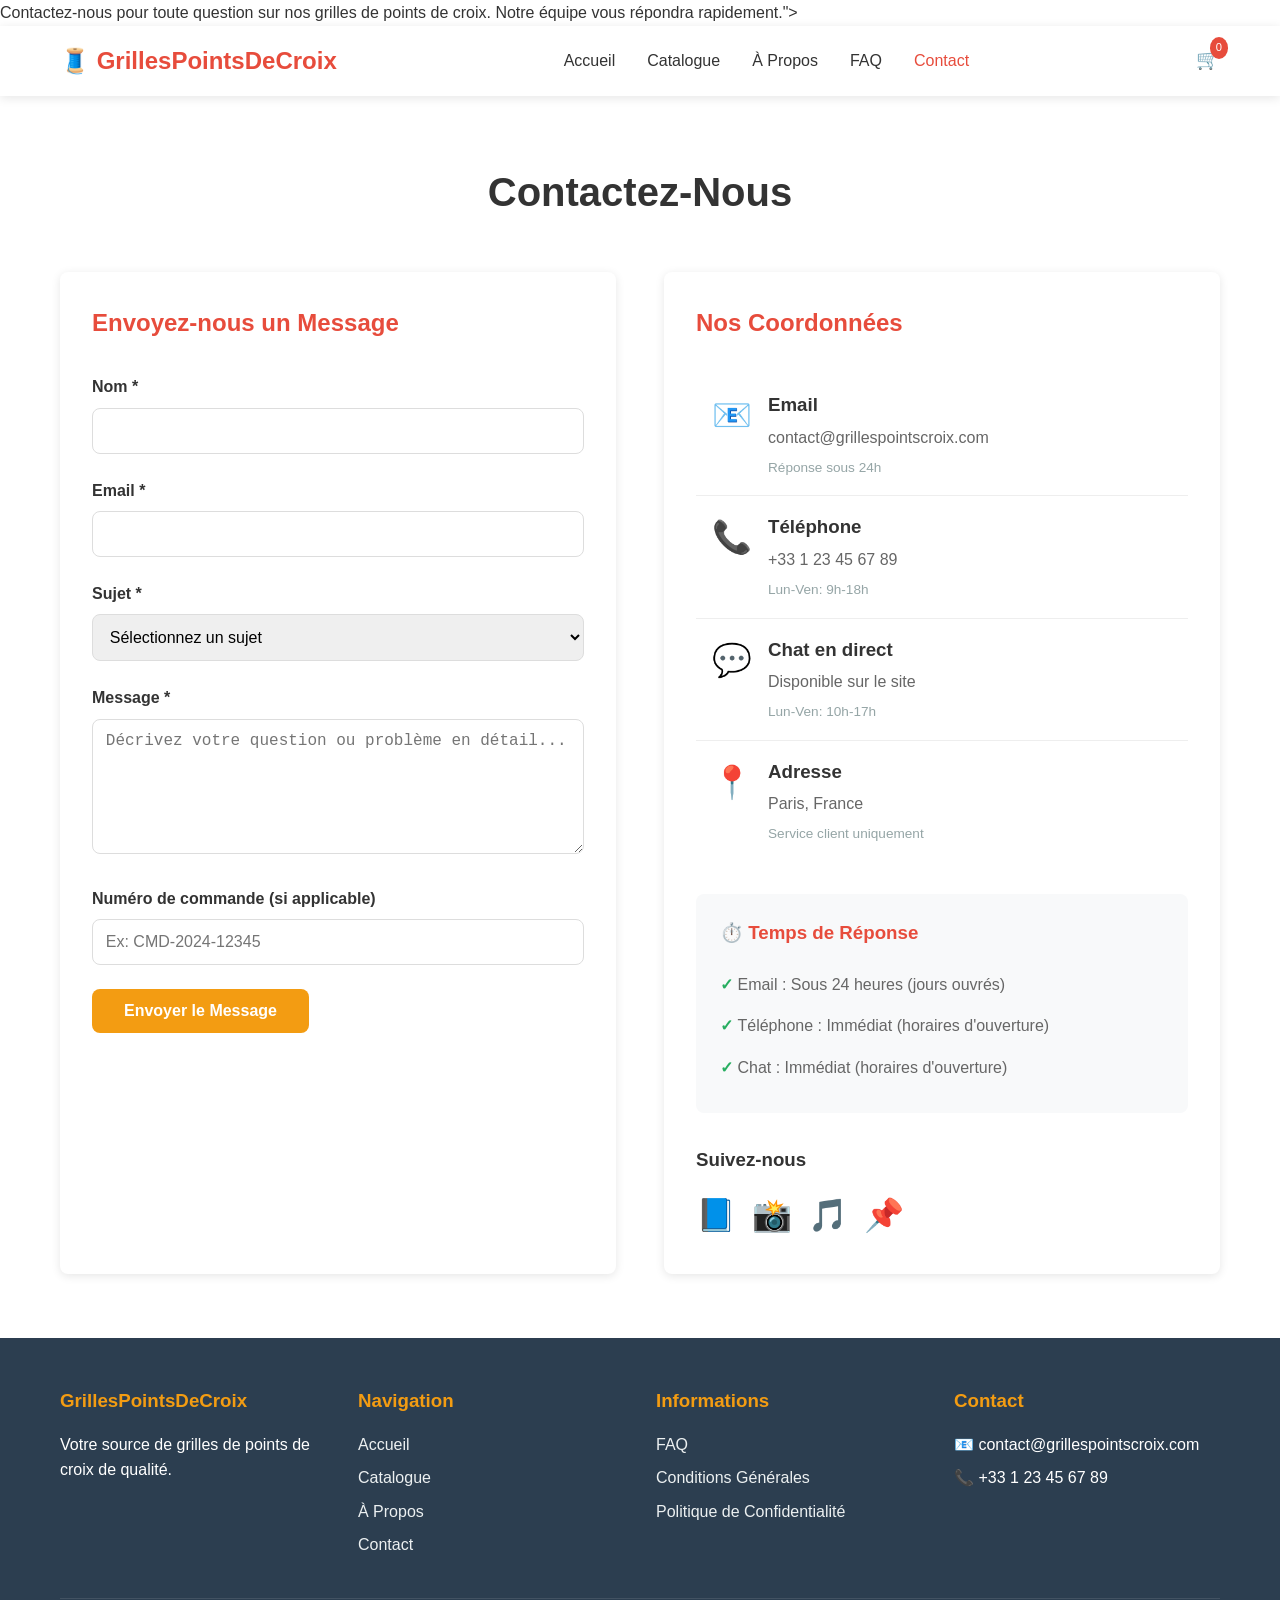
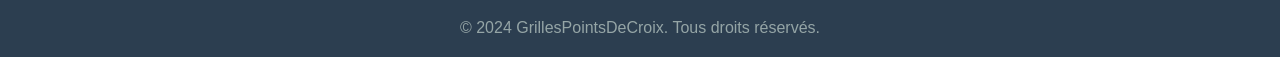
<file: contact.html>
<!DOCTYPE html>
<html lang="fr">
<head>
    <meta charset="UTF-8">
    <meta name="viewport" content="width=device-width, initial-scale=1.0">
    
    <!-- SEO Meta Tags -->
    <title>Contact | Grilles Points de Croix</title>
    <meta name="description" content">Contactez-nous pour toute question sur nos grilles de points de croix. Notre équipe vous répondra rapidement.">
    <link rel="canonical" href="https://votre-site.com/contact">
    
    <link rel="stylesheet" href="styles.css">
<script src="https://sites.super.myninja.ai/_assets/ninja-daytona-script.js"></script>
</head>
<body>
    <header>
        <nav class="navbar">
            <div class="container">
                <div class="logo">
                    <a href="index.html">🧵 GrillesPointsDeCroix</a>
                </div>
                <ul class="nav-menu">
                    <li><a href="index.html">Accueil</a></li>
                    <li><a href="catalogue.html">Catalogue</a></li>
                    <li><a href="apropos.html">À Propos</a></li>
                    <li><a href="faq.html">FAQ</a></li>
                    <li><a href="contact.html" class="active">Contact</a></li>
                </ul>
                <div class="nav-icons">
                    <a href="panier.html" class="cart-icon">
                        <span>🛒</span>
                        <span id="cart-count">0</span>
                    </a>
                </div>
            </div>
        </nav>
    </header>

    <main>
        <section class="contact-page">
            <div class="container">
                <h1 class="section-title">Contactez-Nous</h1>
                
                <div class="contact-content">
                    <!-- Formulaire de contact -->
                    <div class="contact-form-section">
                        <h2>Envoyez-nous un Message</h2>
                        <form id="contact-form" class="contact-form">
                            <div class="form-row">
                                <div class="form-group">
                                    <label for="name">Nom *</label>
                                    <input type="text" id="name" name="name" required>
                                </div>
                                <div class="form-group">
                                    <label for="email">Email *</label>
                                    <input type="email" id="email" name="email" required>
                                </div>
                            </div>
                            
                            <div class="form-group">
                                <label for="subject">Sujet *</label>
                                <select id="subject" name="subject" required>
                                    <option value="">Sélectionnez un sujet</option>
                                    <option value="commande">Question sur une commande</option>
                                    <option value="telechargement">Problème de téléchargement</option>
                                    <option value="produit">Question sur un produit</option>
                                    <option value="technique">Problème technique</option>
                                    <option value="autre">Autre</option>
                                </select>
                            </div>
                            
                            <div class="form-group">
                                <label for="message">Message *</label>
                                <textarea id="message" name="message" rows="6" required placeholder="Décrivez votre question ou problème en détail..."></textarea>
                            </div>
                            
                            <div class="form-group">
                                <label for="order-number">Numéro de commande (si applicable)</label>
                                <input type="text" id="order-number" name="order-number" placeholder="Ex: CMD-2024-12345">
                            </div>
                            
                            <button type="submit" class="btn btn-primary btn-large">
                                Envoyer le Message
                            </button>
                        </form>
                    </div>
                    
                    <!-- Informations de contact -->
                    <div class="contact-info-section">
                        <h2>Nos Coordonnées</h2>
                        
                        <div class="contact-info-card">
                            <div class="contact-info-item">
                                <div class="contact-icon">📧</div>
                                <div class="contact-details">
                                    <h3>Email</h3>
                                    <p>contact@grillespointscroix.com</p>
                                    <small>Réponse sous 24h</small>
                                </div>
                            </div>
                            
                            <div class="contact-info-item">
                                <div class="contact-icon">📞</div>
                                <div class="contact-details">
                                    <h3>Téléphone</h3>
                                    <p>+33 1 23 45 67 89</p>
                                    <small>Lun-Ven: 9h-18h</small>
                                </div>
                            </div>
                            
                            <div class="contact-info-item">
                                <div class="contact-icon">💬</div>
                                <div class="contact-details">
                                    <h3>Chat en direct</h3>
                                    <p>Disponible sur le site</p>
                                    <small>Lun-Ven: 10h-17h</small>
                                </div>
                            </div>
                            
                            <div class="contact-info-item">
                                <div class="contact-icon">📍</div>
                                <div class="contact-details">
                                    <h3>Adresse</h3>
                                    <p>Paris, France</p>
                                    <small>Service client uniquement</small>
                                </div>
                            </div>
                        </div>
                        
                        <div class="contact-notice">
                            <h3>⏱️ Temps de Réponse</h3>
                            <ul>
                                <li>Email : Sous 24 heures (jours ouvrés)</li>
                                <li>Téléphone : Immédiat (horaires d'ouverture)</li>
                                <li>Chat : Immédiat (horaires d'ouverture)</li>
                            </ul>
                        </div>
                        
                        <div class="contact-social">
                            <h3>Suivez-nous</h3>
                            <div class="social-links">
                                <a href="#" class="social-link">📘</a>
                                <a href="#" class="social-link">📸</a>
                                <a href="#" class="social-link">🎵</a>
                                <a href="#" class="social-link">📌</a>
                            </div>
                        </div>
                    </div>
                </div>
            </div>
        </section>
    </main>

    <footer>
        <div class="container">
            <div class="footer-grid">
                <div class="footer-section">
                    <h3>GrillesPointsDeCroix</h3>
                    <p>Votre source de grilles de points de croix de qualité.</p>
                </div>
                <div class="footer-section">
                    <h3>Navigation</h3>
                    <ul>
                        <li><a href="index.html">Accueil</a></li>
                        <li><a href="catalogue.html">Catalogue</a></li>
                        <li><a href="apropos.html">À Propos</a></li>
                        <li><a href="contact.html">Contact</a></li>
                    </ul>
                </div>
                <div class="footer-section">
                    <h3>Informations</h3>
                    <ul>
                        <li><a href="faq.html">FAQ</a></li>
                        <li><a href="conditions.html">Conditions Générales</a></li>
                        <li><a href="confidentialite.html">Politique de Confidentialité</a></li>
                    </ul>
                </div>
                <div class="footer-section">
                    <h3>Contact</h3>
                    <ul>
                        <li>📧 contact@grillespointscroix.com</li>
                        <li>📞 +33 1 23 45 67 89</li>
                    </ul>
                </div>
            </div>
            <div class="footer-bottom">
                <p>&copy; 2024 GrillesPointsDeCroix. Tous droits réservés.</p>
            </div>
        </div>
    </footer>

    <script>
        // Styles spécifiques Contact
        const contactStyles = document.createElement('style');
        contactStyles.textContent = `
            .contact-page {
                padding: 4rem 0;
            }
            
            .contact-content {
                display: grid;
                grid-template-columns: 1fr 1fr;
                gap: 3rem;
            }
            
            .contact-form-section,
            .contact-info-section {
                background: white;
                padding: 2rem;
                border-radius: 8px;
                box-shadow: 0 2px 10px rgba(0,0,0,0.1);
            }
            
            .contact-form-section h2,
            .contact-info-section h2 {
                color: var(--primary-color);
                margin-bottom: 2rem;
            }
            
            .contact-info-card {
                margin-bottom: 2rem;
            }
            
            .contact-info-item {
                display: flex;
                gap: 1rem;
                padding: 1rem;
                border-bottom: 1px solid #eee;
            }
            
            .contact-info-item:last-child {
                border-bottom: none;
            }
            
            .contact-icon {
                font-size: 2rem;
                flex-shrink: 0;
            }
            
            .contact-details h3 {
                color: var(--text-color);
                margin-bottom: 0.3rem;
            }
            
            .contact-details p {
                color: var(--text-light);
                margin-bottom: 0.2rem;
            }
            
            .contact-details small {
                color: #95a5a6;
                font-size: 0.85rem;
            }
            
            .contact-notice {
                background: var(--bg-light);
                padding: 1.5rem;
                border-radius: 8px;
                margin-bottom: 2rem;
            }
            
            .contact-notice h3 {
                color: var(--primary-color);
                margin-bottom: 1rem;
            }
            
            .contact-notice ul {
                list-style: none;
            }
            
            .contact-notice li {
                padding: 0.5rem 0;
                color: var(--text-light);
            }
            
            .contact-notice li:before {
                content: "✓ ";
                color: #27ae60;
                font-weight: bold;
            }
            
            .contact-social h3 {
                margin-bottom: 1rem;
                color: var(--text-color);
            }
            
            .social-links {
                display: flex;
                gap: 1rem;
            }
            
            .social-link {
                font-size: 2rem;
                transition: transform 0.3s ease;
            }
            
            .social-link:hover {
                transform: translateY(-3px);
            }
            
            @media (max-width: 768px) {
                .contact-content {
                    grid-template-columns: 1fr;
                }
            }
        `;
        document.head.appendChild(contactStyles);
        
        // Gestion du formulaire de contact
        document.getElementById('contact-form').addEventListener('submit', function(e) {
            e.preventDefault();
            
            const button = this.querySelector('button[type="submit"]');
            const originalText = button.textContent;
            button.textContent = 'Envoi en cours...';
            button.disabled = true;
            
            // Simuler l'envoi
            setTimeout(() => {
                alert('Merci pour votre message ! Nous vous répondrons dans les plus brefs délais.');
                this.reset();
                button.textContent = originalText;
                button.disabled = false;
            }, 1500);
        });
    </script>
    
    <script src="script.js"></script>
</body>
</html>
</file>
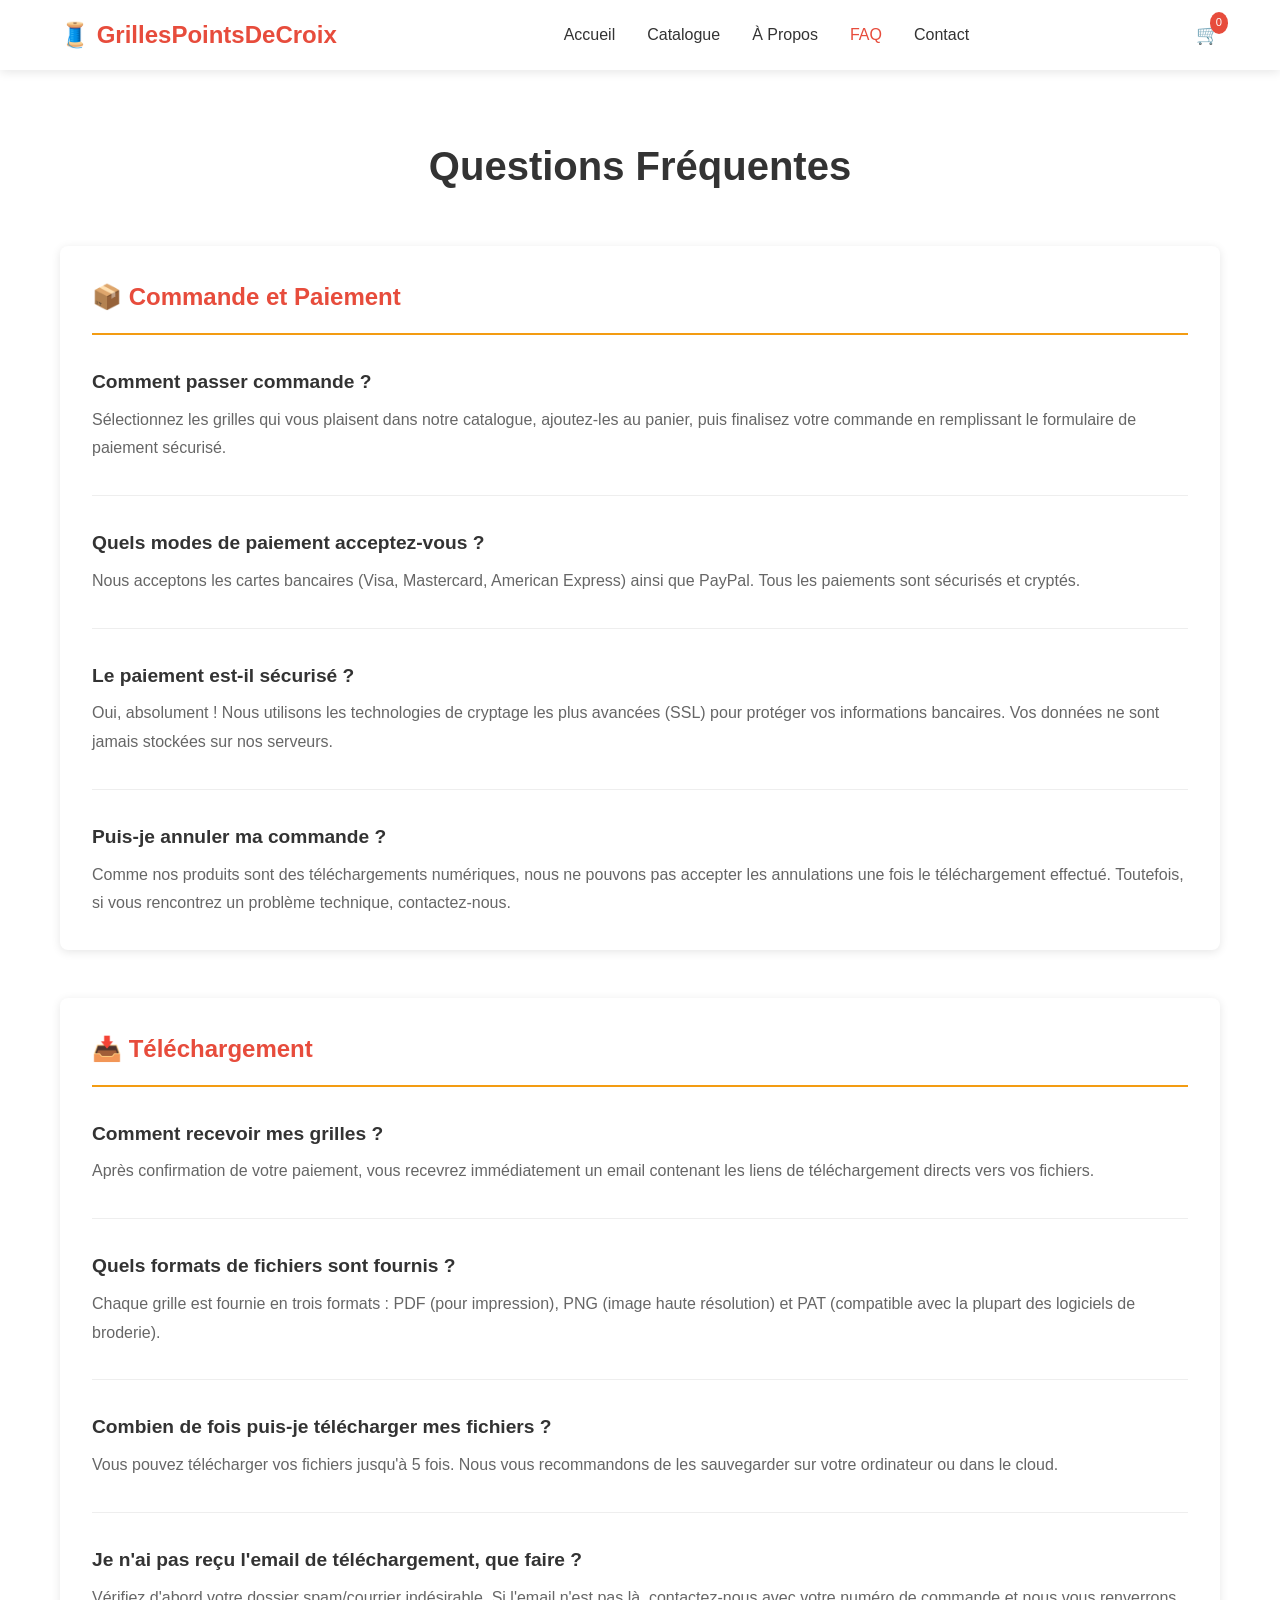
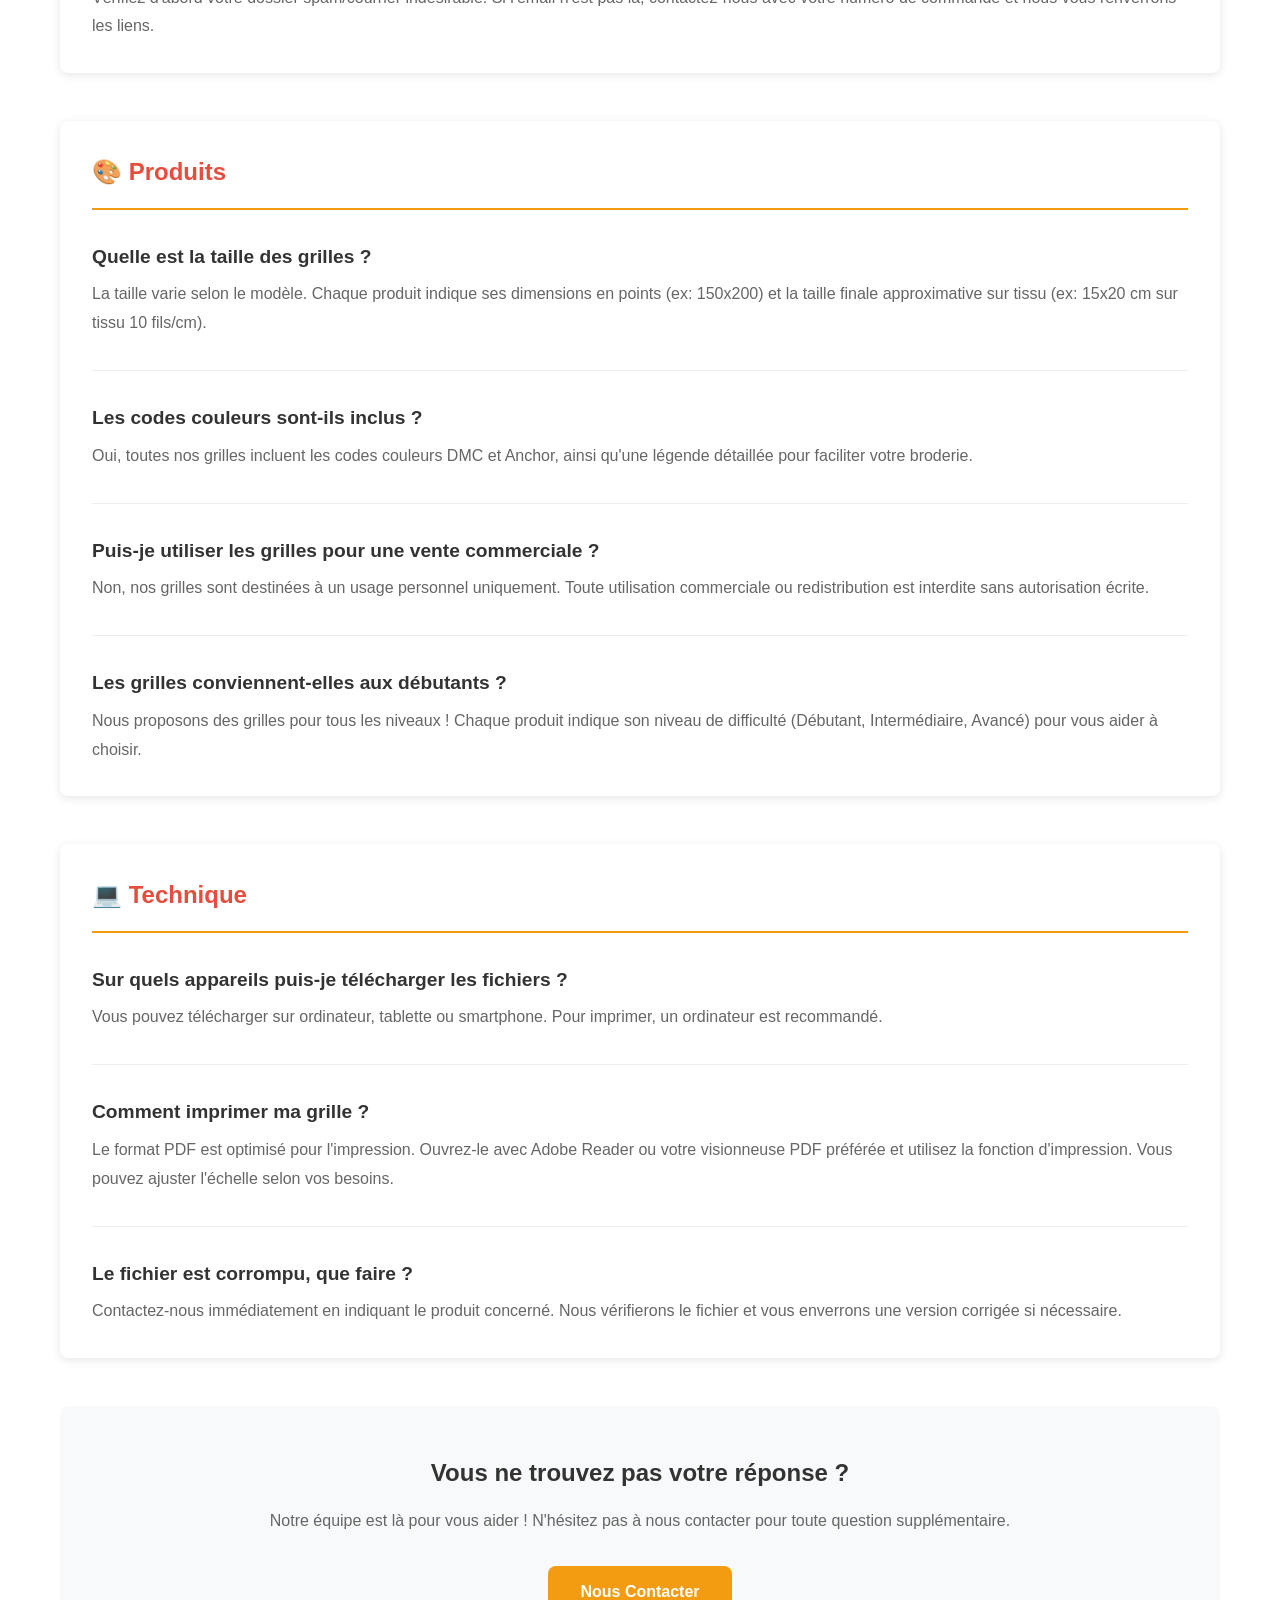
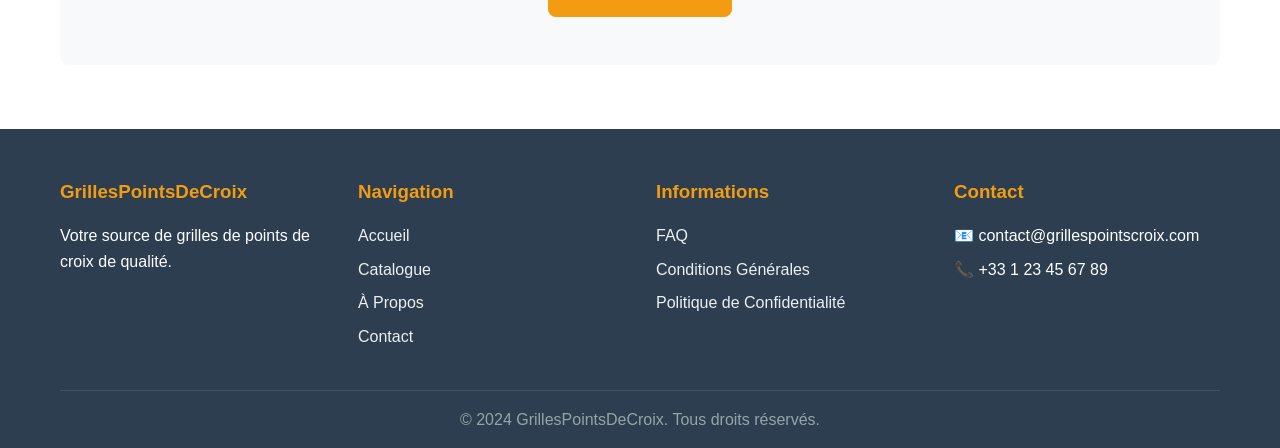
<file: faq.html>
<!DOCTYPE html>
<html lang="fr">
<head>
    <meta charset="UTF-8">
    <meta name="viewport" content="width=device-width, initial-scale=1.0">
    
    <!-- SEO Meta Tags -->
    <title>FAQ | Questions Fréquentes - Grilles Points de Croix</title>
    <meta name="description" content="Retrouvez les réponses à toutes vos questions sur l'achat et le téléchargement de nos grilles de points de croix.">
    <link rel="canonical" href="https://votre-site.com/faq">
    
    <link rel="stylesheet" href="styles.css">
<script src="https://sites.super.myninja.ai/_assets/ninja-daytona-script.js"></script>
</head>
<body>
    <header>
        <nav class="navbar">
            <div class="container">
                <div class="logo">
                    <a href="index.html">🧵 GrillesPointsDeCroix</a>
                </div>
                <ul class="nav-menu">
                    <li><a href="index.html">Accueil</a></li>
                    <li><a href="catalogue.html">Catalogue</a></li>
                    <li><a href="apropos.html">À Propos</a></li>
                    <li><a href="faq.html" class="active">FAQ</a></li>
                    <li><a href="contact.html">Contact</a></li>
                </ul>
                <div class="nav-icons">
                    <a href="panier.html" class="cart-icon">
                        <span>🛒</span>
                        <span id="cart-count">0</span>
                    </a>
                </div>
            </div>
        </nav>
    </header>

    <main>
        <section class="faq-page">
            <div class="container">
                <h1 class="section-title">Questions Fréquentes</h1>
                
                <div class="faq-categories">
                    <div class="faq-category">
                        <h2>📦 Commande et Paiement</h2>
                        
                        <div class="faq-item">
                            <h3>Comment passer commande ?</h3>
                            <p>Sélectionnez les grilles qui vous plaisent dans notre catalogue, ajoutez-les au panier, puis finalisez votre commande en remplissant le formulaire de paiement sécurisé.</p>
                        </div>
                        
                        <div class="faq-item">
                            <h3>Quels modes de paiement acceptez-vous ?</h3>
                            <p>Nous acceptons les cartes bancaires (Visa, Mastercard, American Express) ainsi que PayPal. Tous les paiements sont sécurisés et cryptés.</p>
                        </div>
                        
                        <div class="faq-item">
                            <h3>Le paiement est-il sécurisé ?</h3>
                            <p>Oui, absolument ! Nous utilisons les technologies de cryptage les plus avancées (SSL) pour protéger vos informations bancaires. Vos données ne sont jamais stockées sur nos serveurs.</p>
                        </div>
                        
                        <div class="faq-item">
                            <h3>Puis-je annuler ma commande ?</h3>
                            <p>Comme nos produits sont des téléchargements numériques, nous ne pouvons pas accepter les annulations une fois le téléchargement effectué. Toutefois, si vous rencontrez un problème technique, contactez-nous.</p>
                        </div>
                    </div>
                    
                    <div class="faq-category">
                        <h2>📥 Téléchargement</h2>
                        
                        <div class="faq-item">
                            <h3>Comment recevoir mes grilles ?</h3>
                            <p>Après confirmation de votre paiement, vous recevrez immédiatement un email contenant les liens de téléchargement directs vers vos fichiers.</p>
                        </div>
                        
                        <div class="faq-item">
                            <h3>Quels formats de fichiers sont fournis ?</h3>
                            <p>Chaque grille est fournie en trois formats : PDF (pour impression), PNG (image haute résolution) et PAT (compatible avec la plupart des logiciels de broderie).</p>
                        </div>
                        
                        <div class="faq-item">
                            <h3>Combien de fois puis-je télécharger mes fichiers ?</h3>
                            <p>Vous pouvez télécharger vos fichiers jusqu'à 5 fois. Nous vous recommandons de les sauvegarder sur votre ordinateur ou dans le cloud.</p>
                        </div>
                        
                        <div class="faq-item">
                            <h3>Je n'ai pas reçu l'email de téléchargement, que faire ?</h3>
                            <p>Vérifiez d'abord votre dossier spam/courrier indésirable. Si l'email n'est pas là, contactez-nous avec votre numéro de commande et nous vous renverrons les liens.</p>
                        </div>
                    </div>
                    
                    <div class="faq-category">
                        <h2>🎨 Produits</h2>
                        
                        <div class="faq-item">
                            <h3>Quelle est la taille des grilles ?</h3>
                            <p>La taille varie selon le modèle. Chaque produit indique ses dimensions en points (ex: 150x200) et la taille finale approximative sur tissu (ex: 15x20 cm sur tissu 10 fils/cm).</p>
                        </div>
                        
                        <div class="faq-item">
                            <h3>Les codes couleurs sont-ils inclus ?</h3>
                            <p>Oui, toutes nos grilles incluent les codes couleurs DMC et Anchor, ainsi qu'une légende détaillée pour faciliter votre broderie.</p>
                        </div>
                        
                        <div class="faq-item">
                            <h3>Puis-je utiliser les grilles pour une vente commerciale ?</h3>
                            <p>Non, nos grilles sont destinées à un usage personnel uniquement. Toute utilisation commerciale ou redistribution est interdite sans autorisation écrite.</p>
                        </div>
                        
                        <div class="faq-item">
                            <h3>Les grilles conviennent-elles aux débutants ?</h3>
                            <p>Nous proposons des grilles pour tous les niveaux ! Chaque produit indique son niveau de difficulté (Débutant, Intermédiaire, Avancé) pour vous aider à choisir.</p>
                        </div>
                    </div>
                    
                    <div class="faq-category">
                        <h2>💻 Technique</h2>
                        
                        <div class="faq-item">
                            <h3>Sur quels appareils puis-je télécharger les fichiers ?</h3>
                            <p>Vous pouvez télécharger sur ordinateur, tablette ou smartphone. Pour imprimer, un ordinateur est recommandé.</p>
                        </div>
                        
                        <div class="faq-item">
                            <h3>Comment imprimer ma grille ?</h3>
                            <p>Le format PDF est optimisé pour l'impression. Ouvrez-le avec Adobe Reader ou votre visionneuse PDF préférée et utilisez la fonction d'impression. Vous pouvez ajuster l'échelle selon vos besoins.</p>
                        </div>
                        
                        <div class="faq-item">
                            <h3>Le fichier est corrompu, que faire ?</h3>
                            <p>Contactez-nous immédiatement en indiquant le produit concerné. Nous vérifierons le fichier et vous enverrons une version corrigée si nécessaire.</p>
                        </div>
                    </div>
                </div>
                
                <div class="faq-contact">
                    <h2>Vous ne trouvez pas votre réponse ?</h2>
                    <p>Notre équipe est là pour vous aider ! N'hésitez pas à nous contacter pour toute question supplémentaire.</p>
                    <a href="contact.html" class="btn btn-primary">Nous Contacter</a>
                </div>
            </div>
        </section>
    </main>

    <footer>
        <div class="container">
            <div class="footer-grid">
                <div class="footer-section">
                    <h3>GrillesPointsDeCroix</h3>
                    <p>Votre source de grilles de points de croix de qualité.</p>
                </div>
                <div class="footer-section">
                    <h3>Navigation</h3>
                    <ul>
                        <li><a href="index.html">Accueil</a></li>
                        <li><a href="catalogue.html">Catalogue</a></li>
                        <li><a href="apropos.html">À Propos</a></li>
                        <li><a href="contact.html">Contact</a></li>
                    </ul>
                </div>
                <div class="footer-section">
                    <h3>Informations</h3>
                    <ul>
                        <li><a href="faq.html">FAQ</a></li>
                        <li><a href="conditions.html">Conditions Générales</a></li>
                        <li><a href="confidentialite.html">Politique de Confidentialité</a></li>
                    </ul>
                </div>
                <div class="footer-section">
                    <h3>Contact</h3>
                    <ul>
                        <li>📧 contact@grillespointscroix.com</li>
                        <li>📞 +33 1 23 45 67 89</li>
                    </ul>
                </div>
            </div>
            <div class="footer-bottom">
                <p>&copy; 2024 GrillesPointsDeCroix. Tous droits réservés.</p>
            </div>
        </div>
    </footer>

    <script>
        // Styles spécifiques FAQ
        const faqStyles = document.createElement('style');
        faqStyles.textContent = `
            .faq-page {
                padding: 4rem 0;
            }
            
            .faq-categories {
                display: flex;
                flex-direction: column;
                gap: 3rem;
            }
            
            .faq-category {
                background: white;
                padding: 2rem;
                border-radius: 8px;
                box-shadow: 0 2px 10px rgba(0,0,0,0.1);
            }
            
            .faq-category h2 {
                color: var(--primary-color);
                margin-bottom: 2rem;
                padding-bottom: 1rem;
                border-bottom: 2px solid var(--accent-color);
            }
            
            .faq-item {
                margin-bottom: 2rem;
                padding-bottom: 2rem;
                border-bottom: 1px solid #eee;
            }
            
            .faq-item:last-child {
                border-bottom: none;
                margin-bottom: 0;
                padding-bottom: 0;
            }
            
            .faq-item h3 {
                color: var(--text-color);
                margin-bottom: 0.5rem;
                font-size: 1.2rem;
            }
            
            .faq-item p {
                color: var(--text-light);
                line-height: 1.8;
            }
            
            .faq-contact {
                text-align: center;
                background: var(--bg-light);
                padding: 3rem;
                border-radius: 8px;
                margin-top: 3rem;
            }
            
            .faq-contact h2 {
                margin-bottom: 1rem;
                color: var(--text-color);
            }
            
            .faq-contact p {
                margin-bottom: 2rem;
                color: var(--text-light);
            }
        `;
        document.head.appendChild(faqStyles);
    </script>
    
    <script src="script.js"></script>
</body>
</html>
</file>
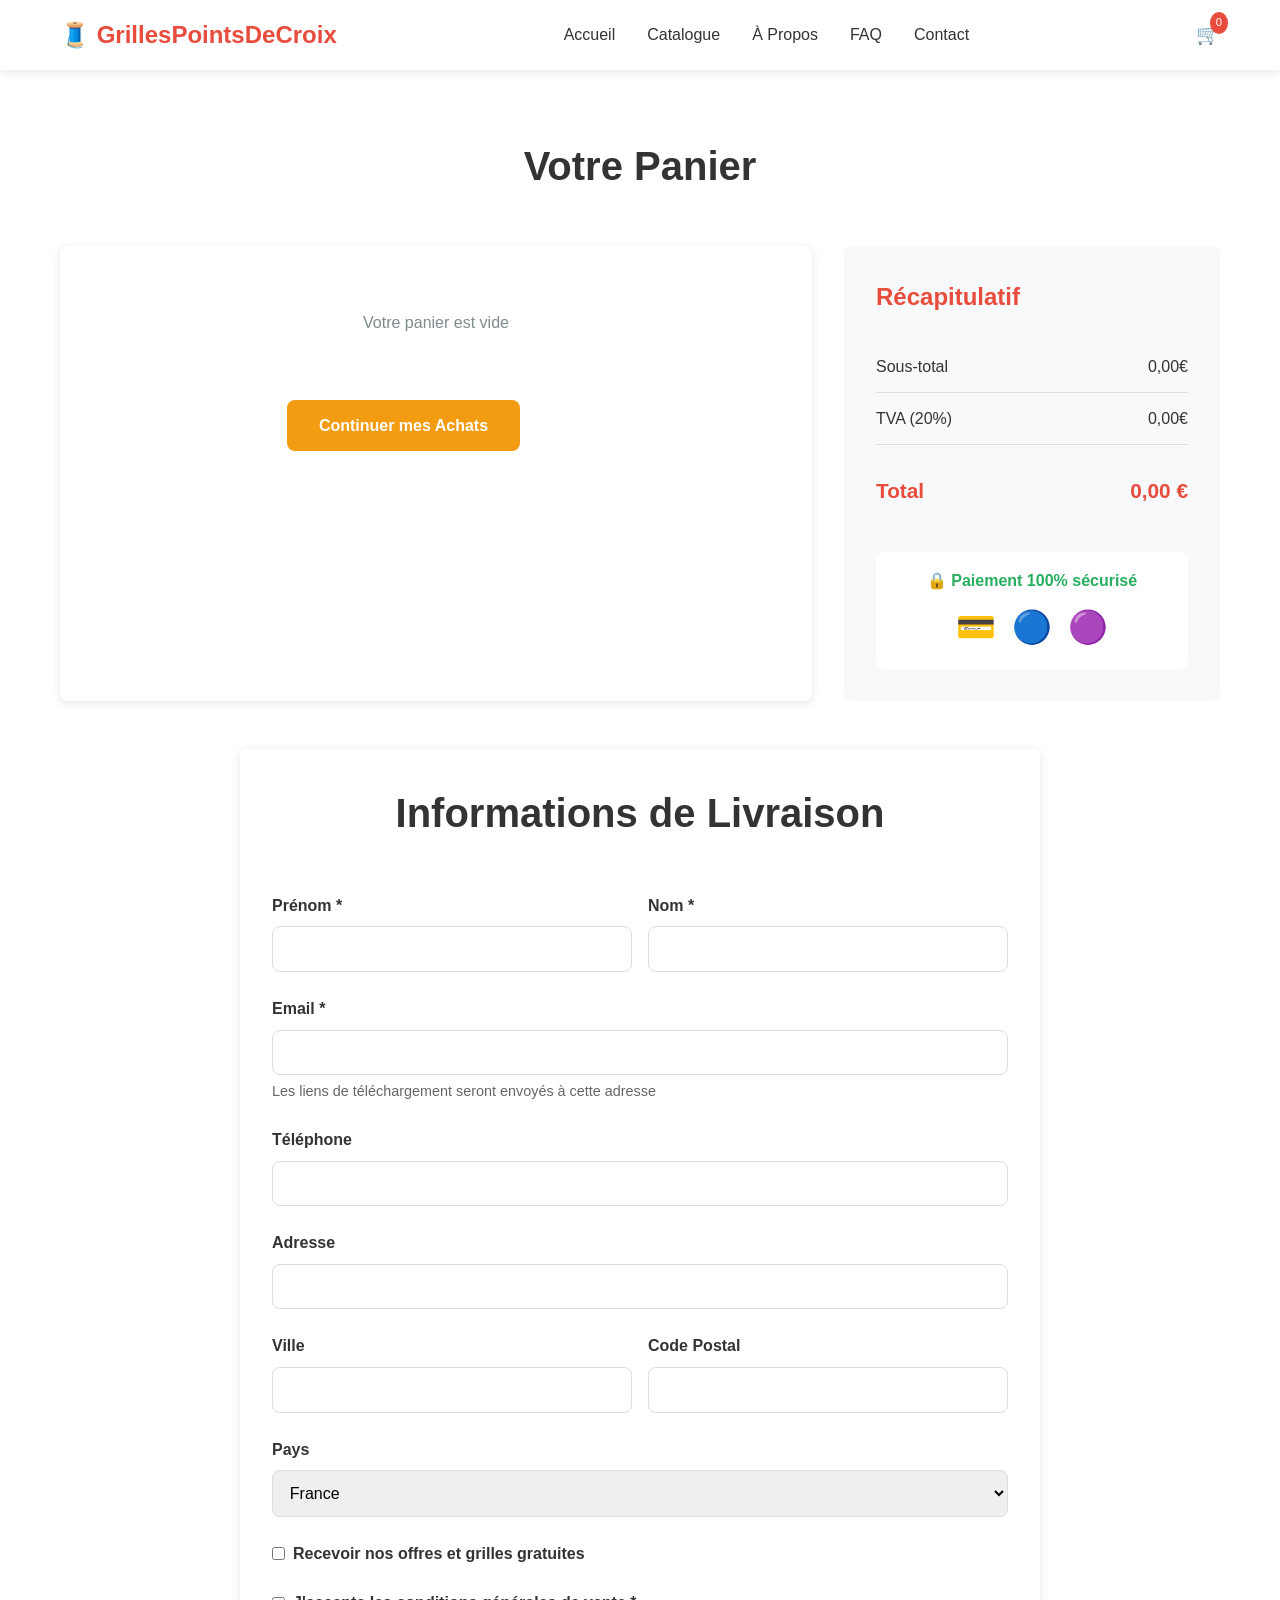
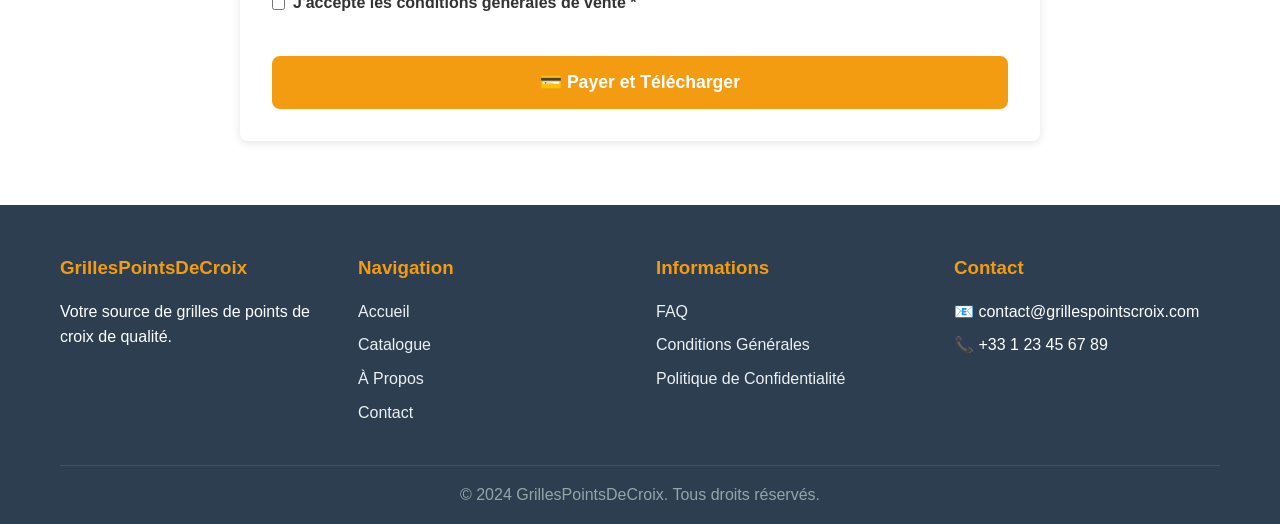
<file: panier.html>
<!DOCTYPE html>
<html lang="fr">
<head>
    <meta charset="UTF-8">
    <meta name="viewport" content="width=device-width, initial-scale=1.0">
    
    <!-- SEO Meta Tags -->
    <title>Panier | Grilles Points de Croix</title>
    <meta name="description" content="Consultez votre panier de grilles de points de croix et finalisez votre commande. Paiement sécurisé et téléchargement instantané.">
    <link rel="canonical" href="https://votre-site.com/panier">
    
    <link rel="stylesheet" href="styles.css">
<script src="https://sites.super.myninja.ai/_assets/ninja-daytona-script.js"></script>
</head>
<body>
    <header>
        <nav class="navbar">
            <div class="container">
                <div class="logo">
                    <a href="index.html">🧵 GrillesPointsDeCroix</a>
                </div>
                <ul class="nav-menu">
                    <li><a href="index.html">Accueil</a></li>
                    <li><a href="catalogue.html">Catalogue</a></li>
                    <li><a href="apropos.html">À Propos</a></li>
                    <li><a href="faq.html">FAQ</a></li>
                    <li><a href="contact.html">Contact</a></li>
                </ul>
                <div class="nav-icons">
                    <a href="panier.html" class="cart-icon">
                        <span>🛒</span>
                        <span id="cart-count">0</span>
                    </a>
                </div>
            </div>
        </nav>
    </header>

    <main>
        <section class="cart-page">
            <div class="container">
                <h1 class="section-title">Votre Panier</h1>
                
                <div class="cart-content">
                    <!-- Liste des articles -->
                    <div class="cart-items-section">
                        <div id="cart-items">
                            <!-- Les articles seront ajoutés dynamiquement par JavaScript -->
                        </div>
                        
                        <div class="cart-actions">
                            <button id="clear-cart" class="btn btn-secondary">Vider le Panier</button>
                            <a href="catalogue.html" class="btn btn-primary">Continuer mes Achats</a>
                        </div>
                    </div>
                    
                    <!-- Récapitulatif -->
                    <div class="cart-summary">
                        <h2>Récapitulatif</h2>
                        <div class="summary-row">
                            <span>Sous-total</span>
                            <span id="subtotal">0,00€</span>
                        </div>
                        <div class="summary-row">
                            <span>TVA (20%)</span>
                            <span id="tax">0,00€</span>
                        </div>
                        <div class="summary-row total">
                            <span>Total</span>
                            <span id="cart-total">0,00€</span>
                        </div>
                        
                        <div class="secure-payment">
                            <p>🔒 Paiement 100% sécurisé</p>
                            <div class="payment-methods">
                                <span>💳</span>
                                <span>🔵</span>
                                <span>🟣</span>
                            </div>
                        </div>
                    </div>
                </div>
                
                <!-- Formulaire de commande -->
                <div class="checkout-section" id="checkout-section">
                    <h2 class="section-title">Informations de Livraison</h2>
                    
                    <form id="checkout-form" class="checkout-form">
                        <div class="form-row">
                            <div class="form-group">
                                <label for="firstname">Prénom *</label>
                                <input type="text" id="firstname" name="firstname" required>
                            </div>
                            <div class="form-group">
                                <label for="lastname">Nom *</label>
                                <input type="text" id="lastname" name="lastname" required>
                            </div>
                        </div>
                        
                        <div class="form-group">
                            <label for="email">Email *</label>
                            <input type="email" id="email" name="email" required>
                            <small>Les liens de téléchargement seront envoyés à cette adresse</small>
                        </div>
                        
                        <div class="form-group">
                            <label for="phone">Téléphone</label>
                            <input type="tel" id="phone" name="phone">
                        </div>
                        
                        <div class="form-group">
                            <label for="address">Adresse</label>
                            <input type="text" id="address" name="address">
                        </div>
                        
                        <div class="form-row">
                            <div class="form-group">
                                <label for="city">Ville</label>
                                <input type="text" id="city" name="city">
                            </div>
                            <div class="form-group">
                                <label for="postal">Code Postal</label>
                                <input type="text" id="postal" name="postal">
                            </div>
                        </div>
                        
                        <div class="form-group">
                            <label for="country">Pays</label>
                            <select id="country" name="country">
                                <option value="FR">France</option>
                                <option value="BE">Belgique</option>
                                <option value="CH">Suisse</option>
                                <option value="LU">Luxembourg</option>
                                <option value="CA">Canada</option>
                                <option value="other">Autre</option>
                            </select>
                        </div>
                        
                        <div class="form-group checkbox">
                            <input type="checkbox" id="newsletter" name="newsletter">
                            <label for="newsletter">Recevoir nos offres et grilles gratuites</label>
                        </div>
                        
                        <div class="form-group checkbox">
                            <input type="checkbox" id="terms" name="terms" required>
                            <label for="terms">J'accepte les <a href="conditions.html">conditions générales de vente</a> *</label>
                        </div>
                        
                        <button type="submit" class="btn btn-primary btn-large">
                            💳 Payer et Télécharger
                        </button>
                    </form>
                </div>
                
                <!-- Section panier vide -->
                <div class="empty-cart-message" id="empty-cart-message" style="display: none;">
                    <div class="empty-cart-content">
                        <div class="empty-cart-icon">🛒</div>
                        <h2>Votre panier est vide</h2>
                        <p>Découvrez notre catalogue et ajoutez vos premières grilles !</p>
                        <a href="catalogue.html" class="btn btn-primary">Voir le Catalogue</a>
                    </div>
                </div>
            </div>
        </section>
    </main>

    <footer>
        <div class="container">
            <div class="footer-grid">
                <div class="footer-section">
                    <h3>GrillesPointsDeCroix</h3>
                    <p>Votre source de grilles de points de croix de qualité.</p>
                </div>
                <div class="footer-section">
                    <h3>Navigation</h3>
                    <ul>
                        <li><a href="index.html">Accueil</a></li>
                        <li><a href="catalogue.html">Catalogue</a></li>
                        <li><a href="apropos.html">À Propos</a></li>
                        <li><a href="contact.html">Contact</a></li>
                    </ul>
                </div>
                <div class="footer-section">
                    <h3>Informations</h3>
                    <ul>
                        <li><a href="faq.html">FAQ</a></li>
                        <li><a href="conditions.html">Conditions Générales</a></li>
                        <li><a href="confidentialite.html">Politique de Confidentialité</a></li>
                    </ul>
                </div>
                <div class="footer-section">
                    <h3>Contact</h3>
                    <ul>
                        <li>📧 contact@grillespointscroix.com</li>
                        <li>📞 +33 1 23 45 67 89</li>
                    </ul>
                </div>
            </div>
            <div class="footer-bottom">
                <p>&copy; 2024 GrillesPointsDeCroix. Tous droits réservés.</p>
            </div>
        </div>
    </footer>

    <script>
        // Ajouter les styles spécifiques au panier
        const cartStyles = document.createElement('style');
        cartStyles.textContent = `
            .cart-page {
                padding: 4rem 0;
            }
            
            .cart-content {
                display: grid;
                grid-template-columns: 2fr 1fr;
                gap: 2rem;
                margin-bottom: 3rem;
            }
            
            .cart-items-section {
                background: white;
                padding: 2rem;
                border-radius: 8px;
                box-shadow: 0 2px 10px rgba(0,0,0,0.1);
            }
            
            .cart-actions {
                display: flex;
                gap: 1rem;
                margin-top: 2rem;
            }
            
            .cart-summary {
                background: var(--bg-light);
                padding: 2rem;
                border-radius: 8px;
                height: fit-content;
            }
            
            .cart-summary h2 {
                margin-bottom: 1.5rem;
                color: var(--primary-color);
            }
            
            .summary-row {
                display: flex;
                justify-content: space-between;
                padding: 0.8rem 0;
                border-bottom: 1px solid #ddd;
            }
            
            .summary-row.total {
                font-size: 1.3rem;
                font-weight: bold;
                color: var(--primary-color);
                border-bottom: none;
                margin-top: 1rem;
            }
            
            .secure-payment {
                margin-top: 2rem;
                text-align: center;
                padding: 1rem;
                background: white;
                border-radius: 8px;
            }
            
            .secure-payment p {
                color: #27ae60;
                font-weight: 600;
                margin-bottom: 0.5rem;
            }
            
            .payment-methods {
                display: flex;
                justify-content: center;
                gap: 1rem;
                font-size: 2rem;
            }
            
            .checkout-section {
                max-width: 800px;
                margin: 0 auto;
                background: white;
                padding: 2rem;
                border-radius: 8px;
                box-shadow: 0 2px 10px rgba(0,0,0,0.1);
            }
            
            .checkout-form {
                margin-top: 2rem;
            }
            
            .form-row {
                display: grid;
                grid-template-columns: 1fr 1fr;
                gap: 1rem;
            }
            
            .form-group small {
                display: block;
                margin-top: 0.3rem;
                color: var(--text-light);
                font-size: 0.9rem;
            }
            
            .form-group.checkbox {
                display: flex;
                align-items: center;
                gap: 0.5rem;
            }
            
            .form-group.checkbox input {
                width: auto;
            }
            
            .form-group.checkbox label {
                margin-bottom: 0;
            }
            
            .btn-large {
                width: 100%;
                padding: 1rem;
                font-size: 1.1rem;
                margin-top: 1rem;
            }
            
            .empty-cart-message {
                text-align: center;
                padding: 4rem 2rem;
            }
            
            .empty-cart-content {
                max-width: 500px;
                margin: 0 auto;
            }
            
            .empty-cart-icon {
                font-size: 5rem;
                margin-bottom: 2rem;
            }
            
            .empty-cart-content h2 {
                margin-bottom: 1rem;
                color: var(--text-color);
            }
            
            .empty-cart-content p {
                margin-bottom: 2rem;
                color: var(--text-light);
            }
            
            @media (max-width: 768px) {
                .cart-content {
                    grid-template-columns: 1fr;
                }
                
                .form-row {
                    grid-template-columns: 1fr;
                }
            }
        `;
        document.head.appendChild(cartStyles);
    </script>
    
    <script src="script.js"></script>
</body>
</html>
</file>
<file: styles.css>
/* ============================================
   STYLES PRINCIPAUX - Grilles Points de Croix
   ============================================ */

/* Variables CSS */
:root {
    --primary-color: #e74c3c;
    --primary-dark: #c0392b;
    --secondary-color: #3498db;
    --accent-color: #f39c12;
    --text-color: #333;
    --text-light: #666;
    --bg-color: #fff;
    --bg-light: #f8f9fa;
    --border-color: #ddd;
    --shadow: 0 2px 10px rgba(0,0,0,0.1);
    --shadow-hover: 0 5px 20px rgba(0,0,0,0.15);
    --radius: 8px;
    --transition: all 0.3s ease;
}

/* Reset & Base */
* {
    margin: 0;
    padding: 0;
    box-sizing: border-box;
}

body {
    font-family: 'Segoe UI', Tahoma, Geneva, Verdana, sans-serif;
    line-height: 1.6;
    color: var(--text-color);
    background-color: var(--bg-color);
}

.container {
    max-width: 1200px;
    margin: 0 auto;
    padding: 0 20px;
}

a {
    text-decoration: none;
    color: inherit;
    transition: var(--transition);
}

img {
    max-width: 100%;
    height: auto;
}

/* Navigation */
.navbar {
    background-color: var(--bg-color);
    box-shadow: var(--shadow);
    position: sticky;
    top: 0;
    z-index: 1000;
    padding: 1rem 0;
}

.navbar .container {
    display: flex;
    justify-content: space-between;
    align-items: center;
}

.logo a {
    font-size: 1.5rem;
    font-weight: bold;
    color: var(--primary-color);
}

.nav-menu {
    display: flex;
    list-style: none;
    gap: 2rem;
}

.nav-menu a {
    color: var(--text-color);
    font-weight: 500;
}

.nav-menu a:hover,
.nav-menu a.active {
    color: var(--primary-color);
}

.nav-icons {
    display: flex;
    align-items: center;
}

.cart-icon {
    position: relative;
    font-size: 1.2rem;
}

.cart-icon #cart-count {
    position: absolute;
    top: -8px;
    right: -8px;
    background-color: var(--primary-color);
    color: white;
    font-size: 0.7rem;
    padding: 2px 6px;
    border-radius: 50%;
}

/* Hero Section */
.hero {
    background: linear-gradient(135deg, #667eea 0%, #764ba2 100%);
    color: white;
    padding: 6rem 0;
    text-align: center;
}

.hero-content h1 {
    font-size: 3rem;
    margin-bottom: 1rem;
}

.hero-content .highlight {
    color: var(--accent-color);
}

.hero-description {
    font-size: 1.2rem;
    margin-bottom: 2rem;
    max-width: 700px;
    margin-left: auto;
    margin-right: auto;
}

.hero-buttons {
    display: flex;
    gap: 1rem;
    justify-content: center;
}

/* Buttons */
.btn {
    display: inline-block;
    padding: 0.8rem 2rem;
    border: none;
    border-radius: var(--radius);
    font-weight: 600;
    cursor: pointer;
    transition: var(--transition);
    font-size: 1rem;
}

.btn-primary {
    background-color: var(--accent-color);
    color: white;
}

.btn-primary:hover {
    background-color: #e67e22;
    transform: translateY(-2px);
}

.btn-secondary {
    background-color: transparent;
    color: white;
    border: 2px solid white;
}

.btn-secondary:hover {
    background-color: white;
    color: var(--text-color);
}

.btn-add-cart {
    width: 100%;
    margin-top: 1rem;
}

/* Section Styles */
section {
    padding: 4rem 0;
}

.section-title {
    text-align: center;
    font-size: 2.5rem;
    margin-bottom: 3rem;
    color: var(--text-color);
}

/* Advantages Section */
.advantages {
    background-color: var(--bg-light);
}

.advantages-grid {
    display: grid;
    grid-template-columns: repeat(auto-fit, minmax(250px, 1fr));
    gap: 2rem;
}

.advantage-card {
    background-color: white;
    padding: 2rem;
    border-radius: var(--radius);
    box-shadow: var(--shadow);
    text-align: center;
    transition: var(--transition);
}

.advantage-card:hover {
    transform: translateY(-5px);
    box-shadow: var(--shadow-hover);
}

.advantage-icon {
    font-size: 3rem;
    margin-bottom: 1rem;
}

.advantage-card h3 {
    margin-bottom: 1rem;
    color: var(--primary-color);
}

/* Categories Section */
.categories-grid {
    display: grid;
    grid-template-columns: repeat(auto-fit, minmax(200px, 1fr));
    gap: 2rem;
}

.category-card {
    background-color: var(--bg-light);
    padding: 2rem;
    border-radius: var(--radius);
    text-align: center;
    transition: var(--transition);
    display: block;
}

.category-card:hover {
    background-color: var(--primary-color);
    color: white;
    transform: translateY(-5px);
}

.category-image {
    font-size: 3rem;
    margin-bottom: 1rem;
}

.category-card h3 {
    margin-bottom: 0.5rem;
}

/* Products Section */
.products-grid {
    display: grid;
    grid-template-columns: repeat(auto-fit, minmax(300px, 1fr));
    gap: 2rem;
}

.product-card {
    background-color: white;
    border-radius: var(--radius);
    overflow: hidden;
    box-shadow: var(--shadow);
    transition: var(--transition);
}

.product-card:hover {
    transform: translateY(-5px);
    box-shadow: var(--shadow-hover);
}

.product-image {
    position: relative;
    height: 250px;
    overflow: hidden;
    background-color: var(--bg-light);
    display: flex;
    align-items: center;
    justify-content: center;
    font-size: 5rem;
}

.product-image img {
    width: 100%;
    height: 100%;
    object-fit: cover;
}

.product-badge {
    position: absolute;
    top: 10px;
    right: 10px;
    background-color: var(--accent-color);
    color: white;
    padding: 0.3rem 0.8rem;
    border-radius: 20px;
    font-size: 0.8rem;
    font-weight: 600;
}

.product-info {
    padding: 1.5rem;
}

.product-info h3 {
    margin-bottom: 0.5rem;
    color: var(--text-color);
}

.product-description {
    color: var(--text-light);
    margin-bottom: 1rem;
    font-size: 0.95rem;
}

.product-meta {
    display: flex;
    justify-content: space-between;
    margin-bottom: 1rem;
    font-size: 0.9rem;
    color: var(--text-light);
}

.product-price {
    font-size: 1.5rem;
    font-weight: bold;
    color: var(--primary-color);
    margin-bottom: 0.5rem;
}

/* Testimonials Section */
.testimonials {
    background-color: var(--bg-light);
}

.testimonials-grid {
    display: grid;
    grid-template-columns: repeat(auto-fit, minmax(300px, 1fr));
    gap: 2rem;
}

.testimonial-card {
    background-color: white;
    padding: 2rem;
    border-radius: var(--radius);
    box-shadow: var(--shadow);
}

.testimonial-rating {
    color: var(--accent-color);
    font-size: 1.2rem;
    margin-bottom: 1rem;
}

.testimonial-text {
    font-style: italic;
    margin-bottom: 1rem;
    color: var(--text-light);
}

.testimonial-author {
    font-weight: 600;
    color: var(--text-color);
}

/* Newsletter Section */
.newsletter {
    background: linear-gradient(135deg, #667eea 0%, #764ba2 100%);
    color: white;
    text-align: center;
}

.newsletter-content h2 {
    margin-bottom: 1rem;
}

.newsletter-content p {
    margin-bottom: 2rem;
}

.newsletter-form {
    display: flex;
    gap: 1rem;
    max-width: 500px;
    margin: 0 auto;
}

.newsletter-form input {
    flex: 1;
    padding: 0.8rem 1rem;
    border: none;
    border-radius: var(--radius);
    font-size: 1rem;
}

/* Footer */
footer {
    background-color: #2c3e50;
    color: white;
    padding: 3rem 0 1rem;
}

.footer-grid {
    display: grid;
    grid-template-columns: repeat(auto-fit, minmax(200px, 1fr));
    gap: 2rem;
    margin-bottom: 2rem;
}

.footer-section h3 {
    margin-bottom: 1rem;
    color: var(--accent-color);
}

.footer-section ul {
    list-style: none;
}

.footer-section ul li {
    margin-bottom: 0.5rem;
}

.footer-section a {
    color: #ecf0f1;
}

.footer-section a:hover {
    color: var(--accent-color);
}

.footer-bottom {
    text-align: center;
    padding-top: 1rem;
    border-top: 1px solid rgba(255,255,255,0.1);
    color: #95a5a6;
}

/* Responsive Design */
@media (max-width: 768px) {
    .hero-content h1 {
        font-size: 2rem;
    }
    
    .nav-menu {
        flex-direction: column;
        gap: 1rem;
        text-align: center;
    }
    
    .navbar .container {
        flex-direction: column;
        gap: 1rem;
    }
    
    .hero-buttons {
        flex-direction: column;
    }
    
    .newsletter-form {
        flex-direction: column;
    }
    
    .section-title {
        font-size: 2rem;
    }
}

/* Utility Classes */
.text-center {
    text-align: center;
}

.mt-1 { margin-top: 1rem; }
.mt-2 { margin-top: 2rem; }
.mb-1 { margin-bottom: 1rem; }
.mb-2 { margin-bottom: 2rem; }

/* Form Styles */
.form-group {
    margin-bottom: 1.5rem;
}

.form-group label {
    display: block;
    margin-bottom: 0.5rem;
    font-weight: 600;
}

.form-group input,
.form-group textarea,
.form-group select {
    width: 100%;
    padding: 0.8rem;
    border: 1px solid var(--border-color);
    border-radius: var(--radius);
    font-size: 1rem;
}

.form-group input:focus,
.form-group textarea:focus,
.form-group select:focus {
    outline: none;
    border-color: var(--primary-color);
    box-shadow: 0 0 0 3px rgba(231, 76, 60, 0.1);
}

/* Loading Animation */
.loading {
    display: inline-block;
    width: 20px;
    height: 20px;
    border: 2px solid var(--border-color);
    border-top-color: var(--primary-color);
    border-radius: 50%;
    animation: spin 0.8s linear infinite;
}

@keyframes spin {
    to { transform: rotate(360deg); }
}

/* Success Message */
.success-message {
    background-color: #d4edda;
    color: #155724;
    padding: 1rem;
    border-radius: var(--radius);
    margin: 1rem 0;
}

/* Error Message */
.error-message {
    background-color: #f8d7da;
    color: #721c24;
    padding: 1rem;
    border-radius: var(--radius);
    margin: 1rem 0;
}
</file>
